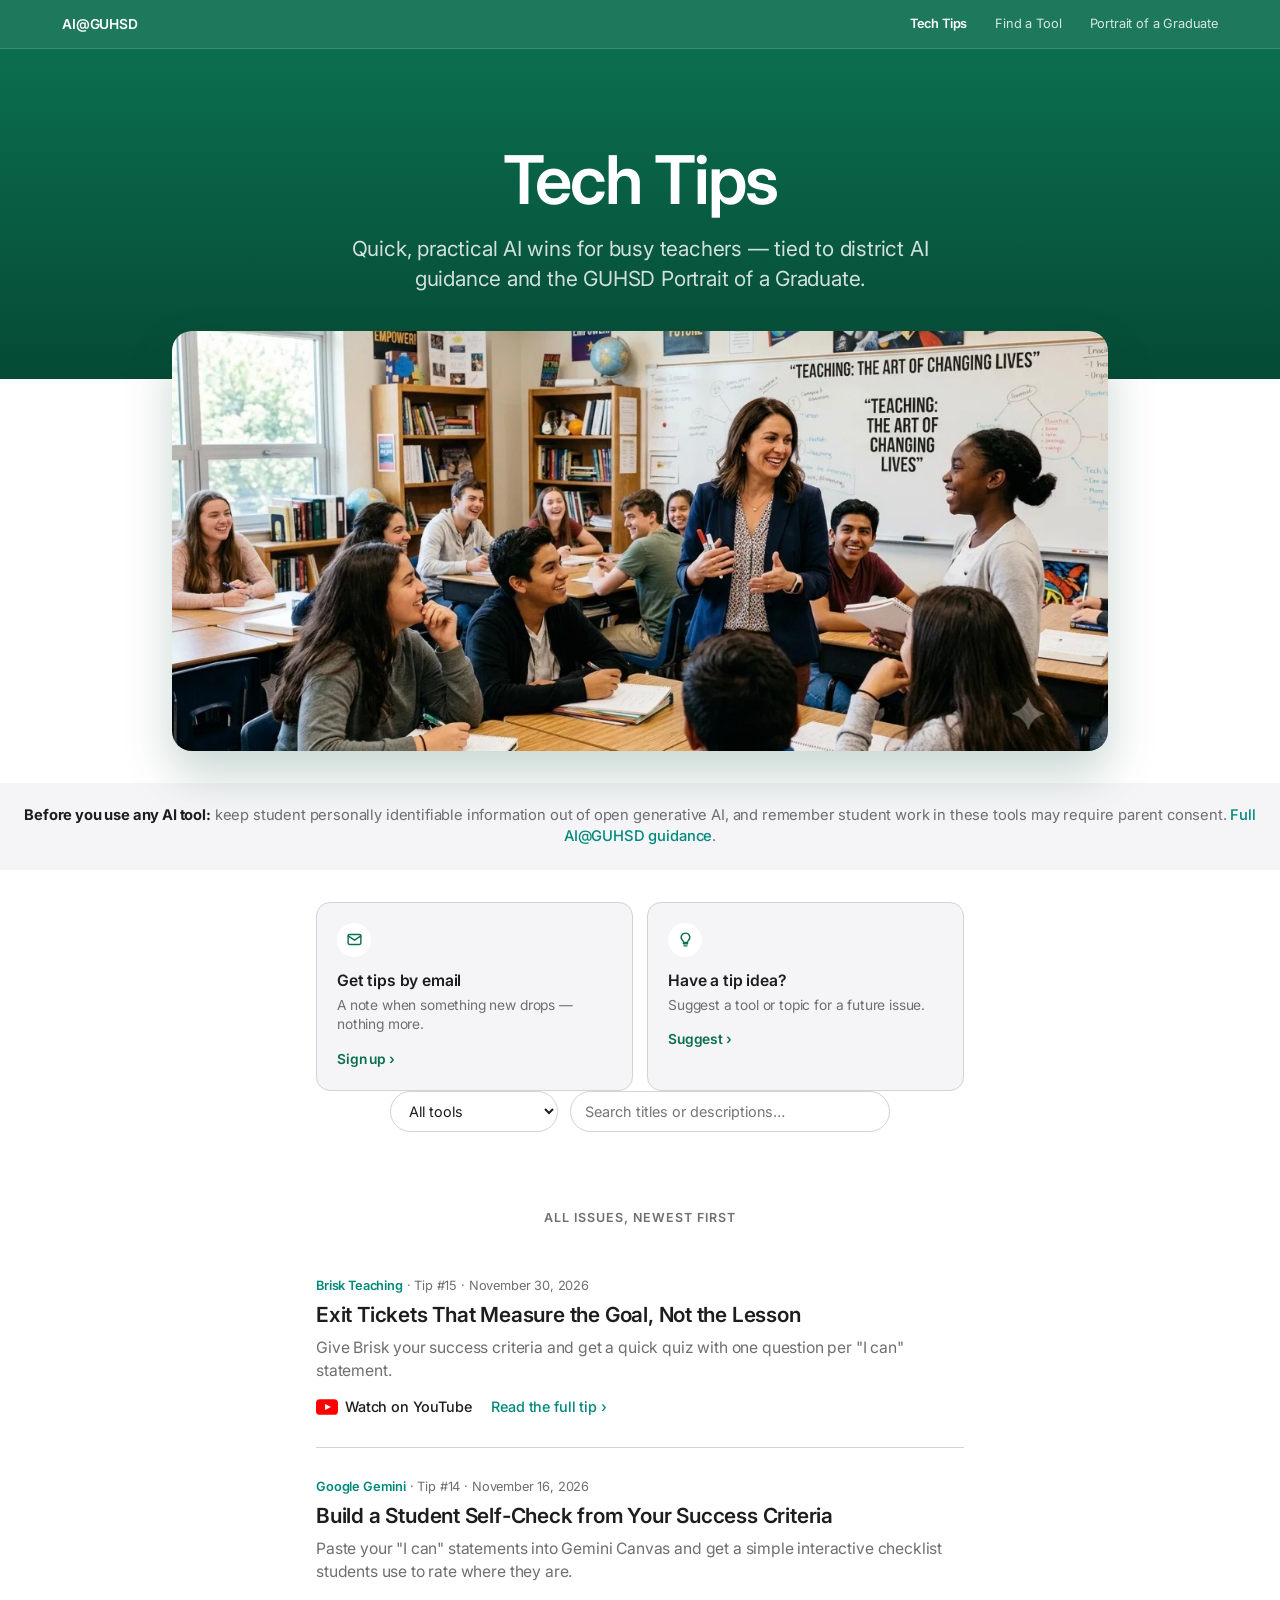
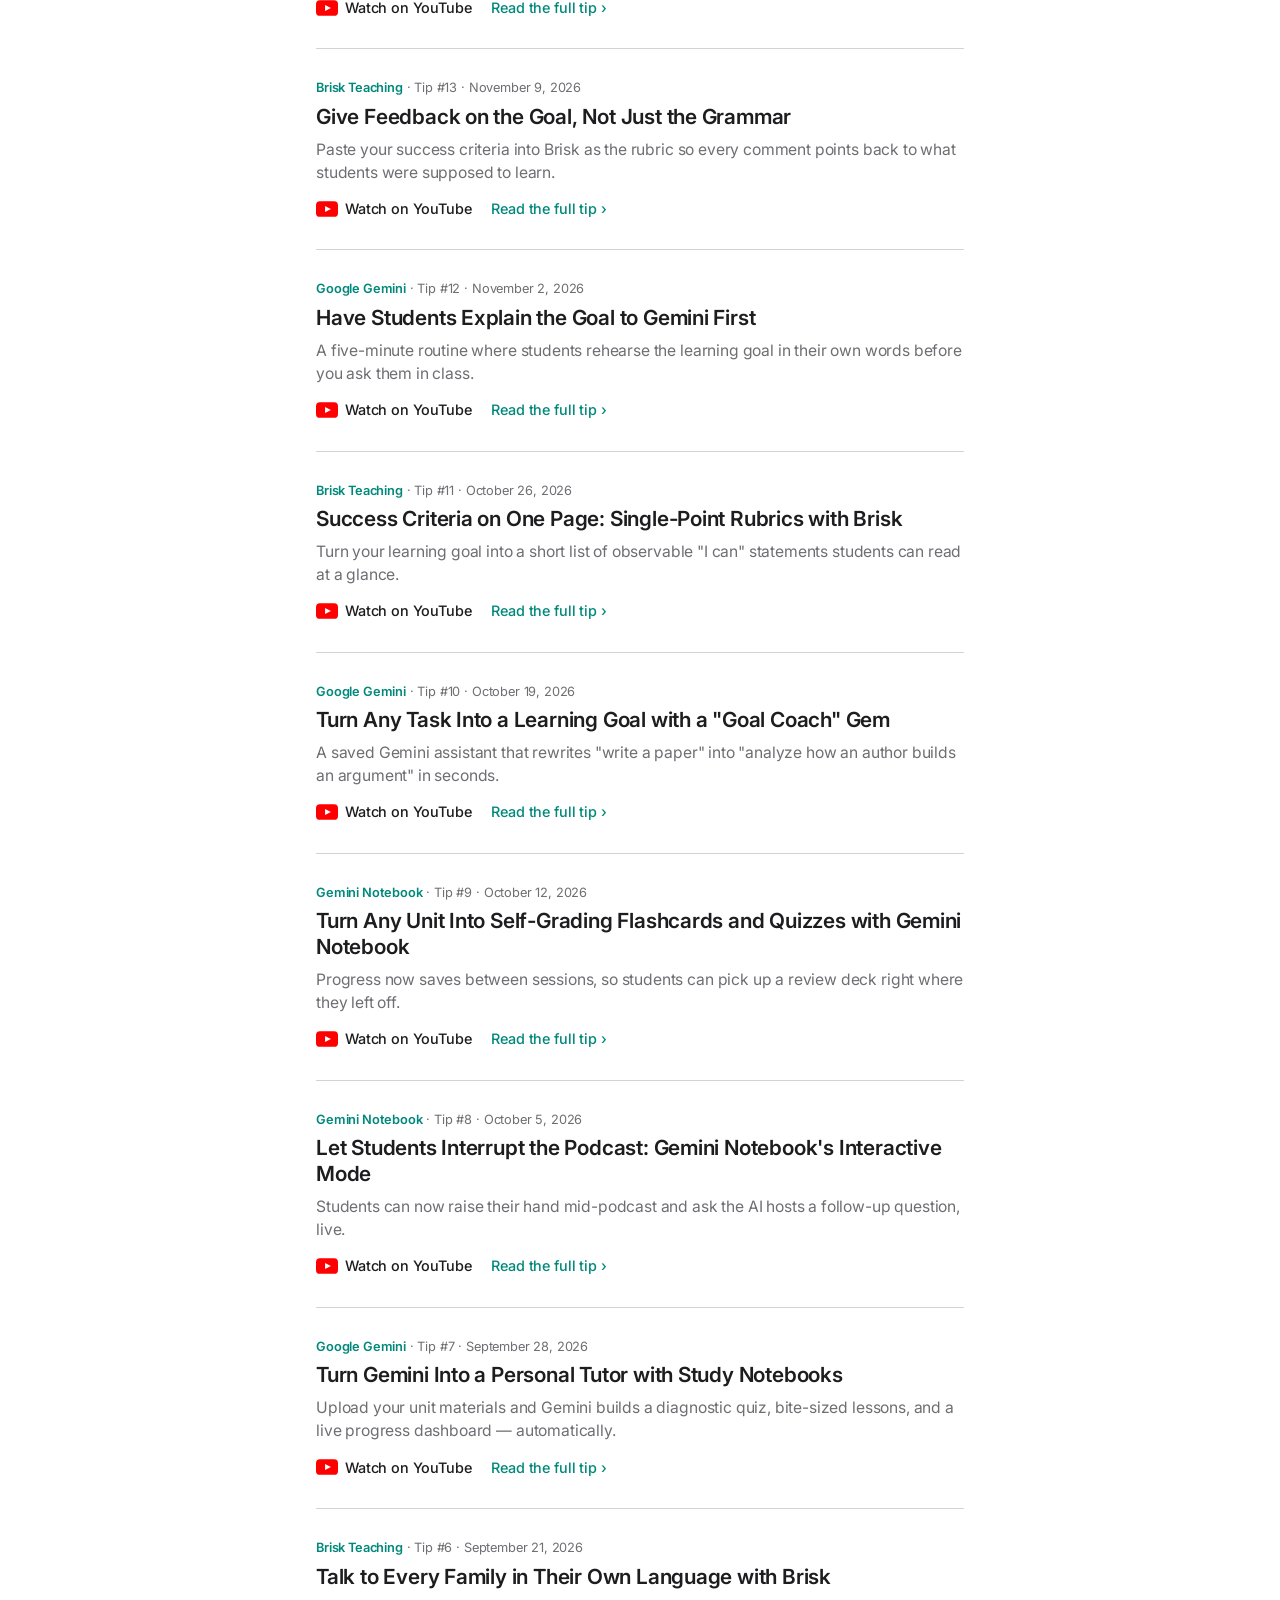
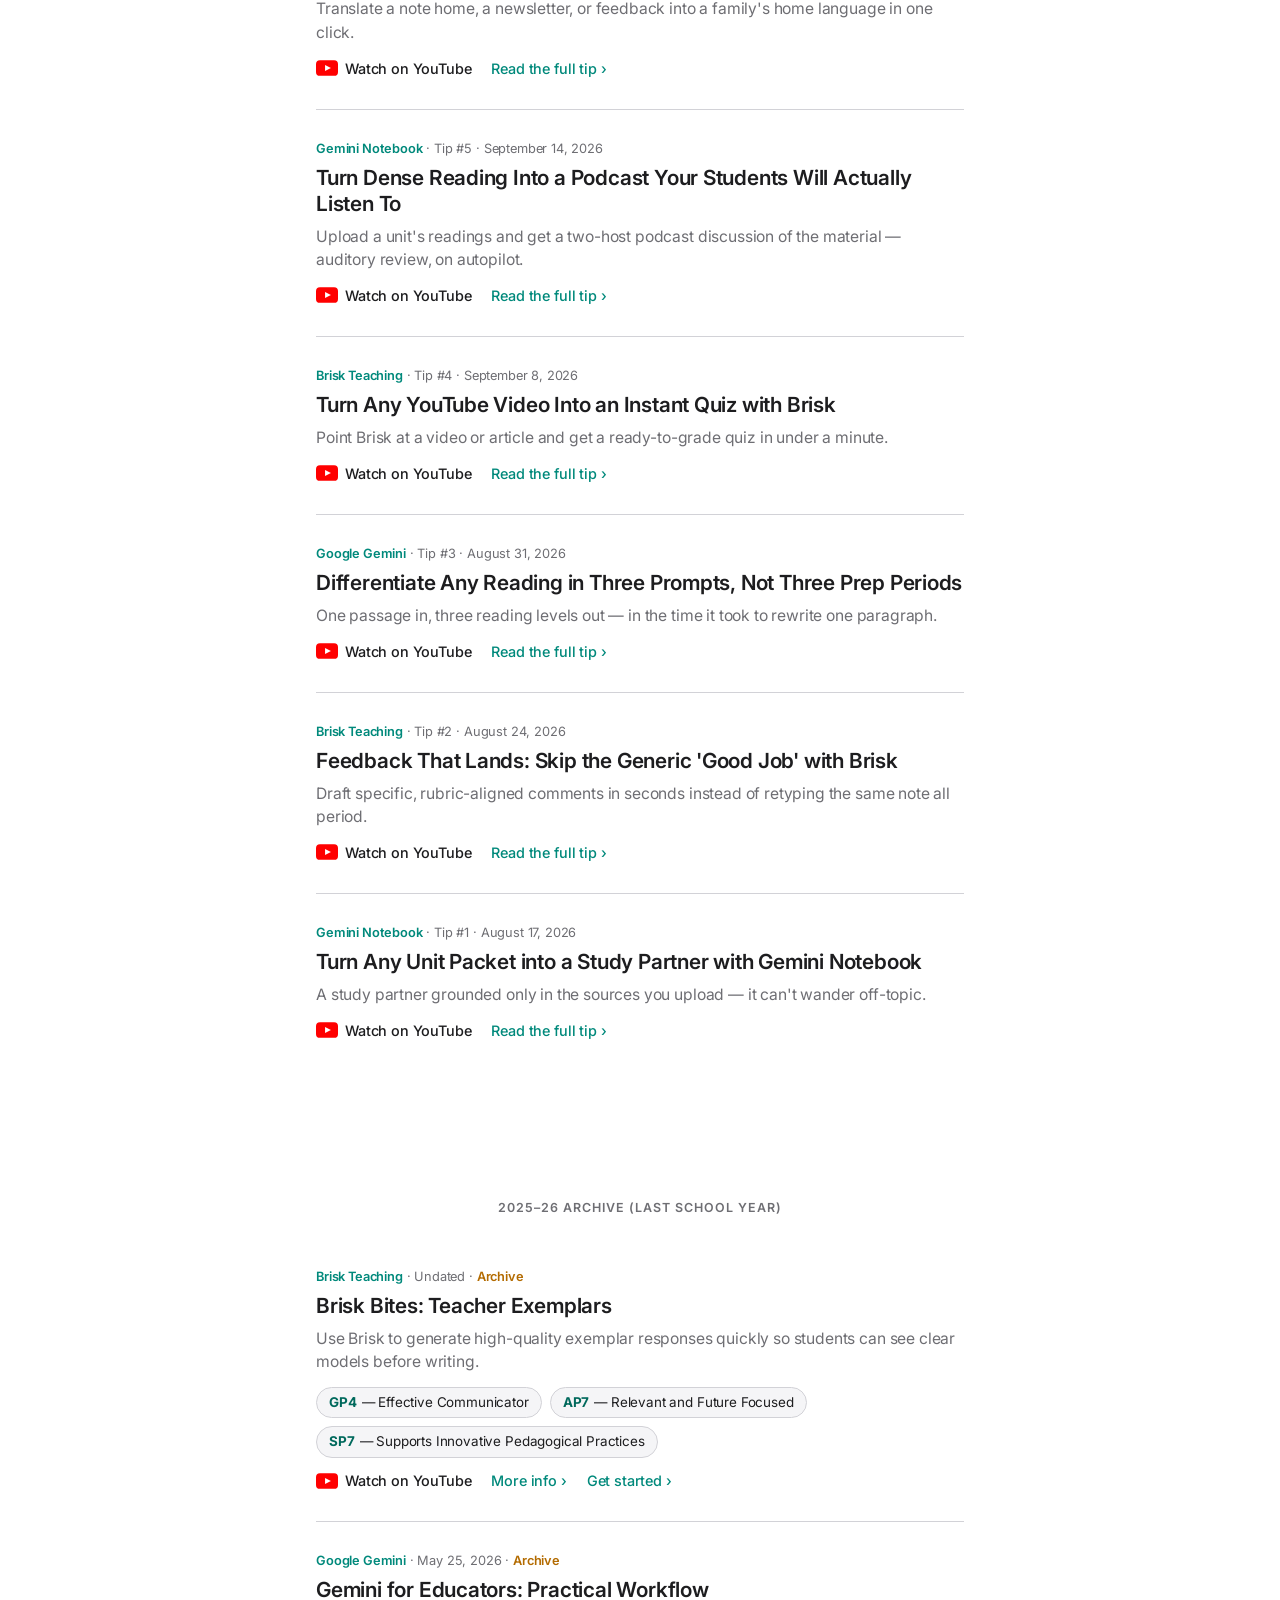
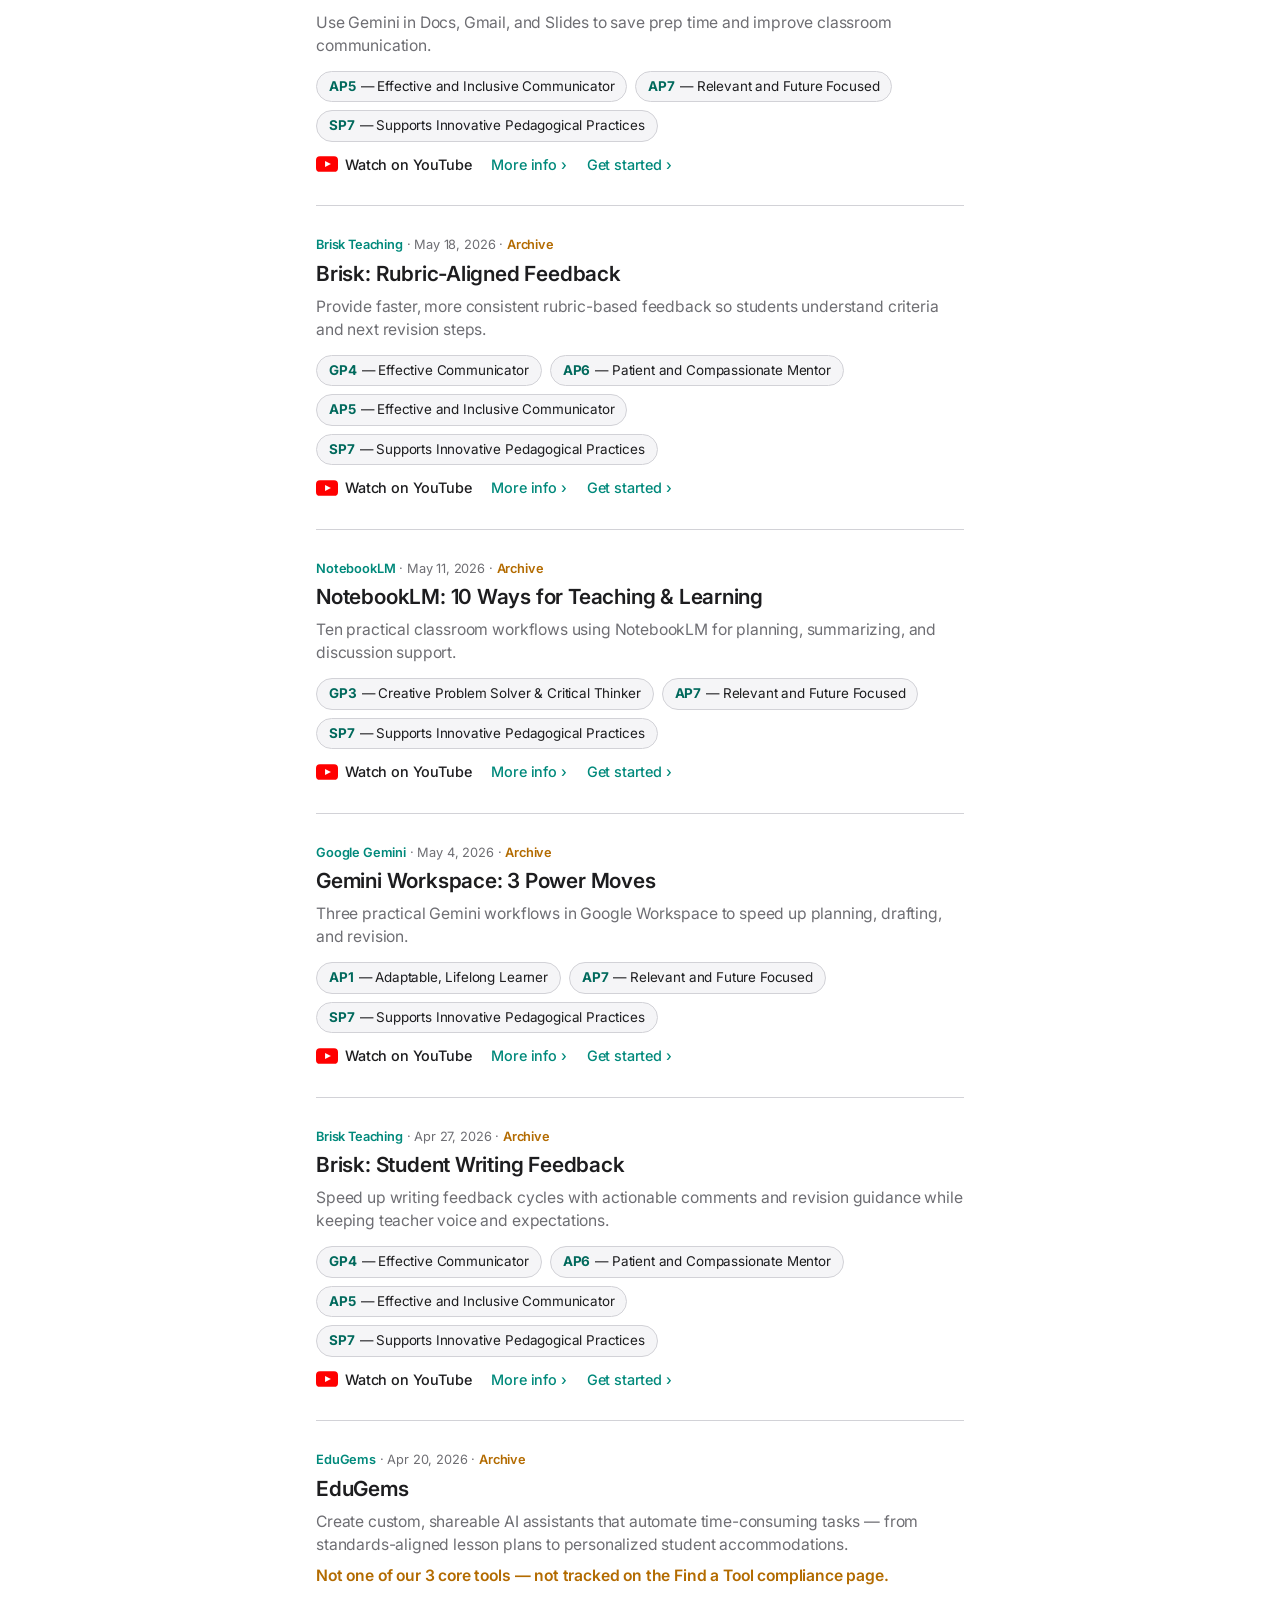
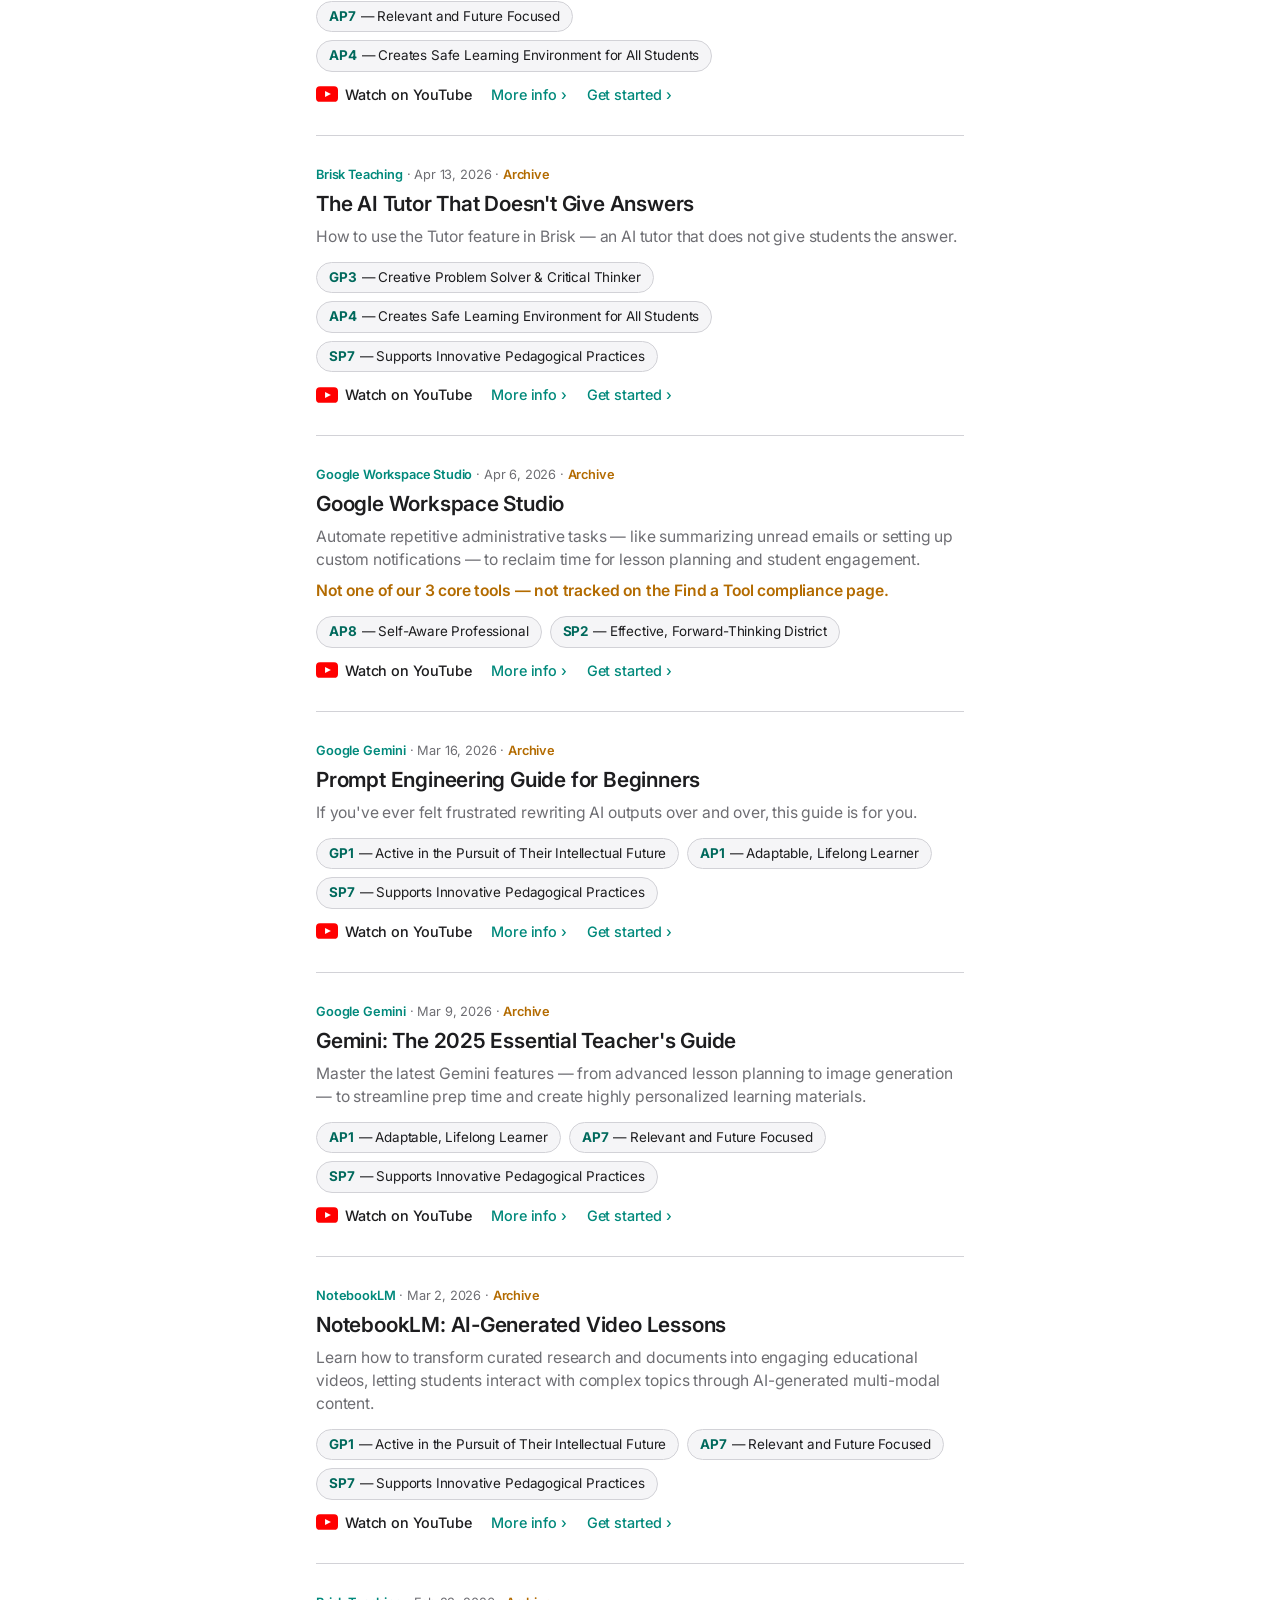
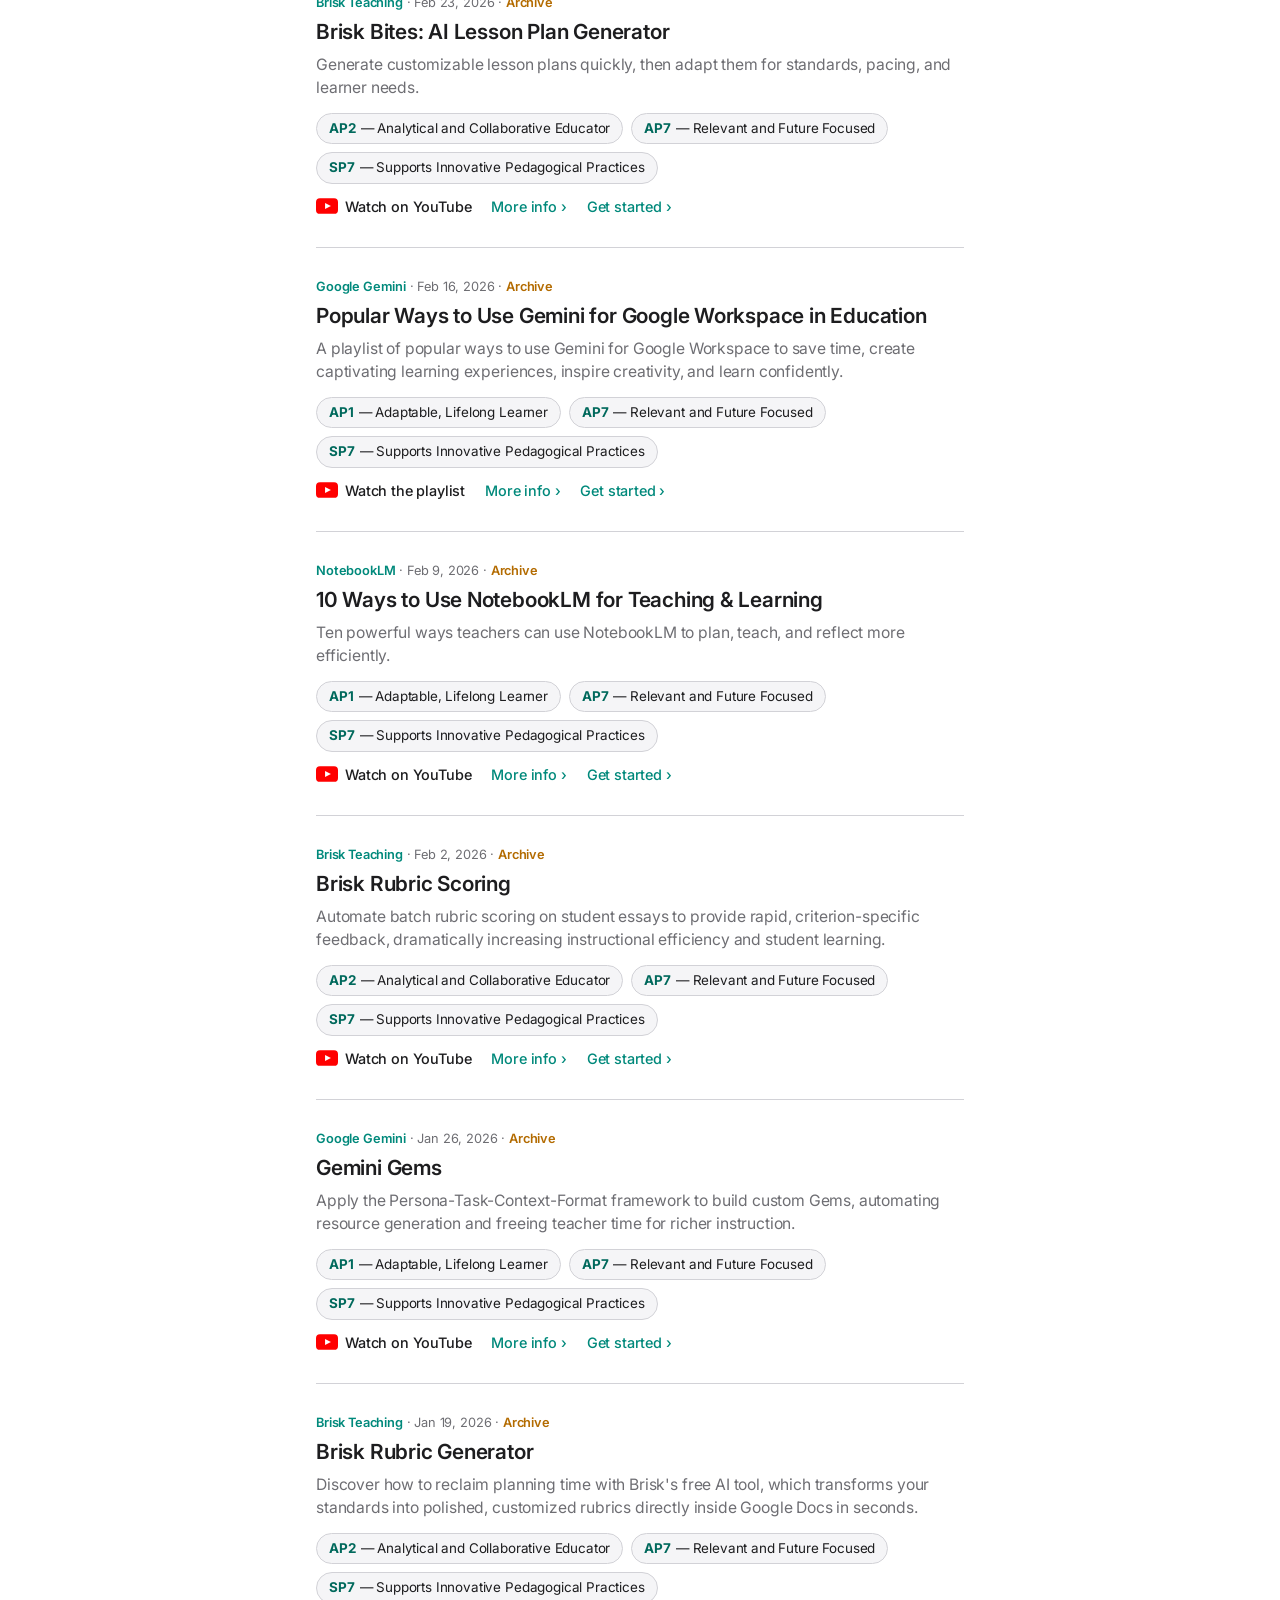
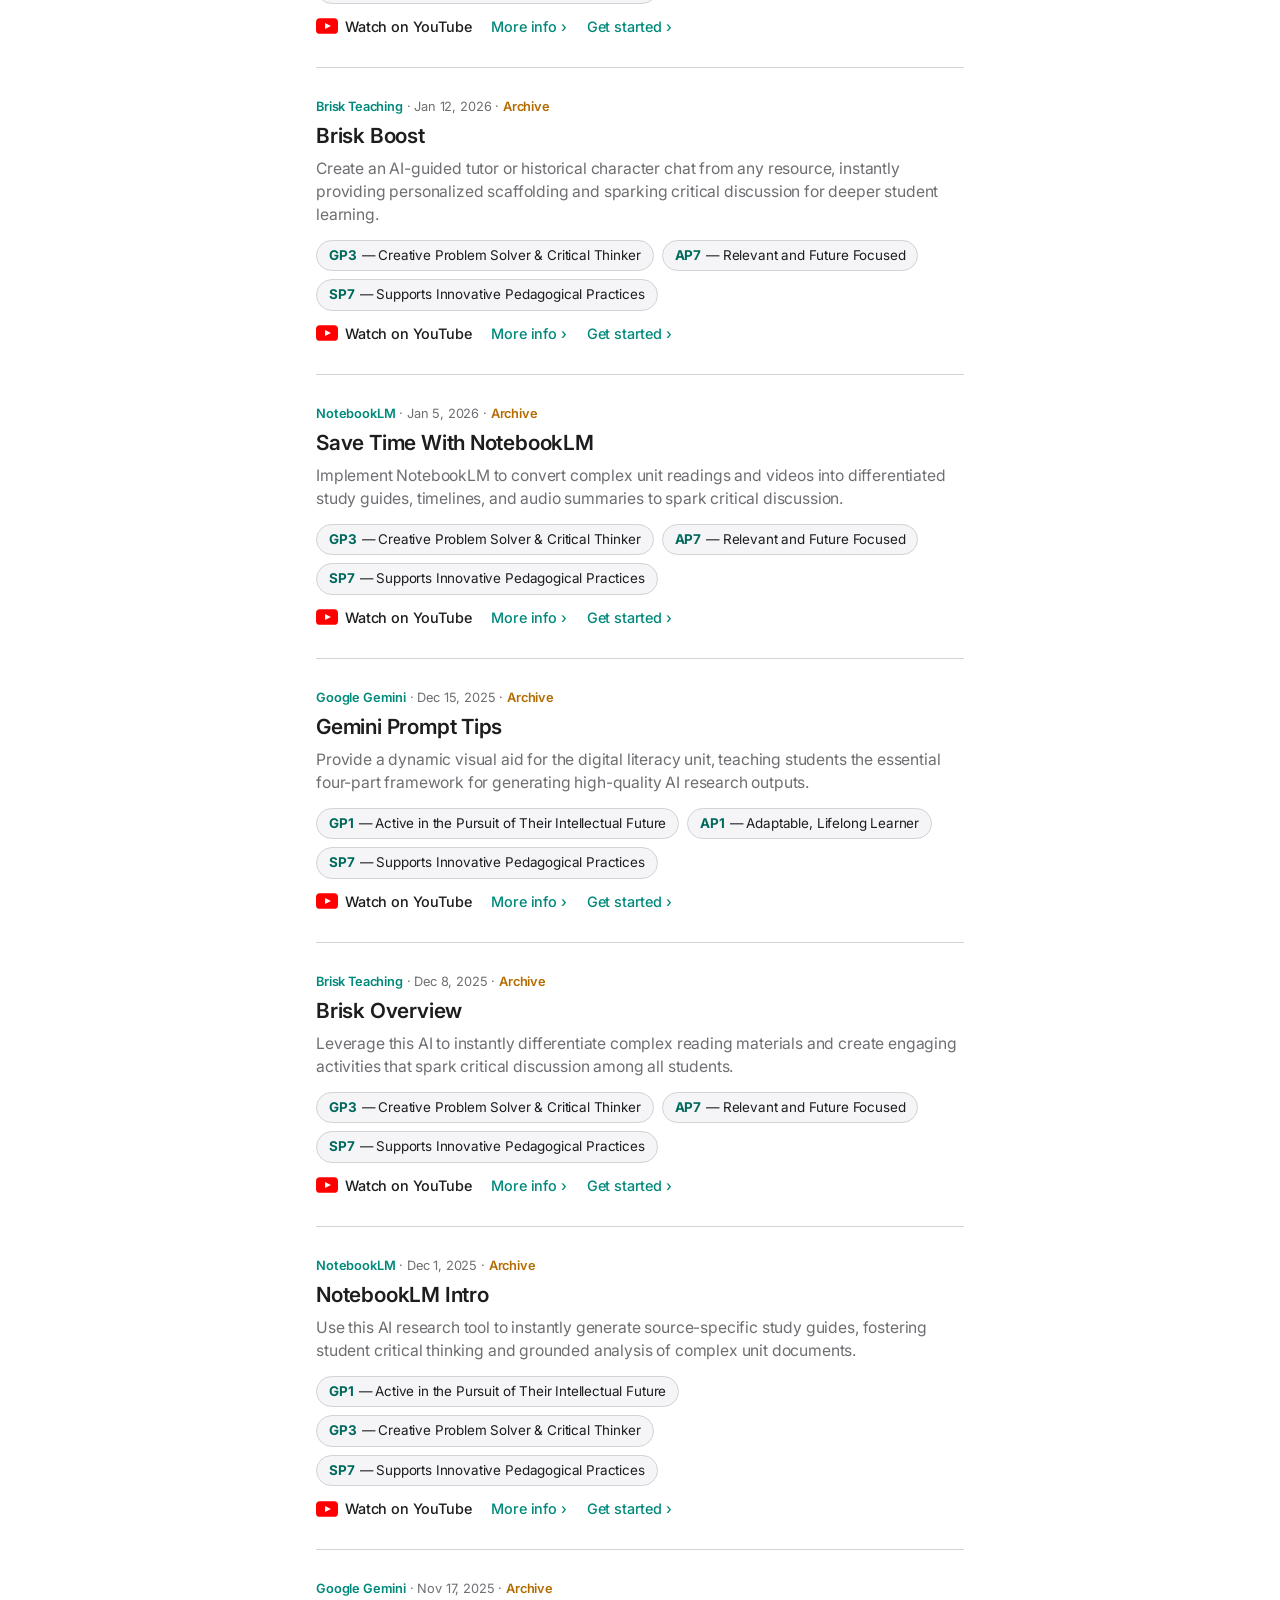
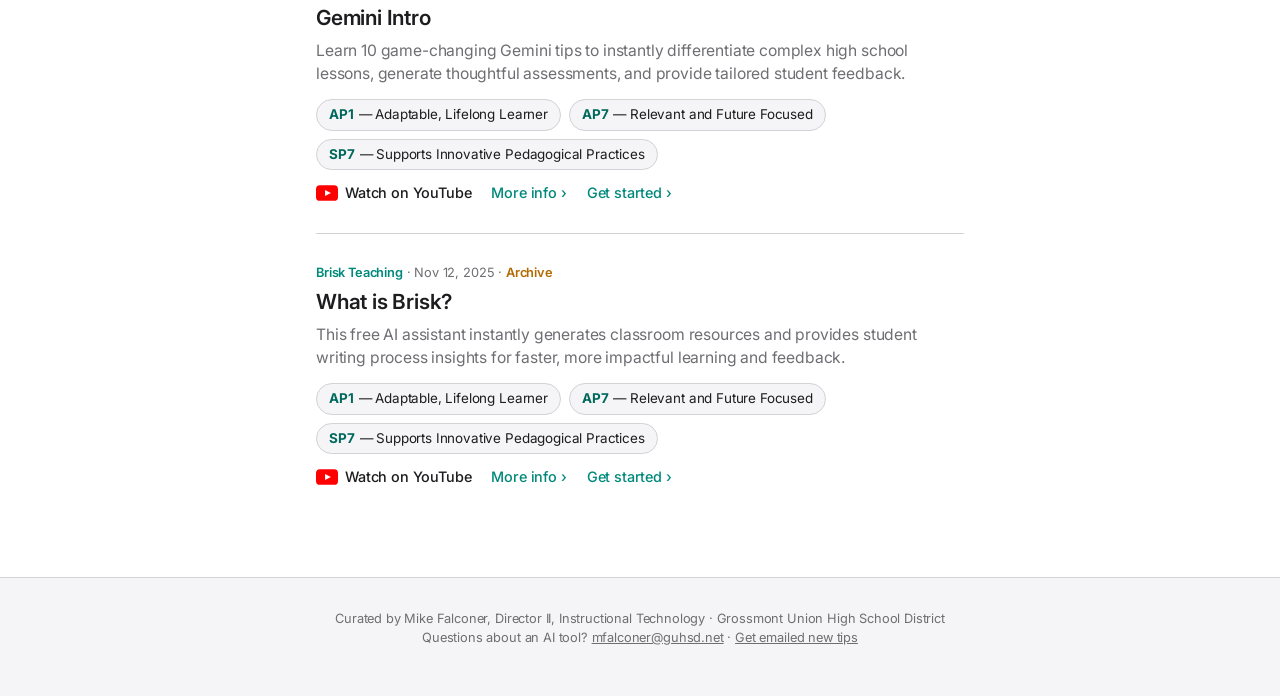
<file: index.html>
<!DOCTYPE html>
<html lang="en">
<head>
<meta charset="UTF-8">
<meta name="viewport" content="width=device-width, initial-scale=1.0">
<link rel="icon" type="image/svg+xml" href="favicon.svg">
<title>GUHSD Tech Tips</title>
<meta name="description" content="Weekly AI tech tips for GUHSD teachers — short videos, district AI guidance, and Portrait of a Graduate connections.">
<link rel="preconnect" href="https://fonts.googleapis.com">
<link href="https://fonts.googleapis.com/css2?family=Inter:wght@400;500;600;700&display=swap" rel="stylesheet">
<link rel="stylesheet" href="css/style.css">
</head>
<body>

<nav class="site-nav">
  <div class="site-nav-inner">
    <span class="site-nav-brand">AI@GUHSD</span>
    <div class="site-nav-links">
      <a href="index.html" aria-current="page">Tech Tips</a>
      <a href="tools.html">Find a Tool</a>
      <a href="portrait-of-a-graduate.html">Portrait of a Graduate</a>
    </div>
  </div>
</nav>

<header class="hero">
  <h1>Tech Tips</h1>
  <p>Quick, practical AI wins for busy teachers — tied to district AI guidance and the GUHSD Portrait of a Graduate.</p>
</header>

<div class="hero-image-wrap">
  <img class="hero-image"
       src="images/IMG_3896.jpeg"
       alt="A GUHSD teacher leading a lively discussion with high school students">
</div>

<div class="intro-banner">
  <strong>Before you use any AI tool:</strong> keep student personally identifiable information out of open generative AI, and remember student work in these tools may require parent consent.
  <a href="https://www.guhsd.net/Departments/Business-Services/Educational-Technology-Services/Application-Support/Artificial-Intelligence-AI/index.html" target="_blank" rel="noopener">Full AI@GUHSD guidance</a>.
</div>

<div class="callout-row">
  <a class="callout-card" href="https://docs.google.com/forms/d/e/1FAIpQLSflh2l3PXs2NGAHv6u-hGjKtv7XPMycD4LKFdD82O3FxRU_Rg/viewform?usp=publish-editor" target="_blank" rel="noopener">
    <div class="callout-icon">
      <svg viewBox="0 0 24 24" fill="none" stroke="currentColor" stroke-width="2" stroke-linecap="round" stroke-linejoin="round"><rect x="3" y="5" width="18" height="14" rx="2"/><path d="M3 7l9 6 9-6"/></svg>
    </div>
    <p class="callout-title">Get tips by email</p>
    <p class="callout-text">A note when something new drops — nothing more.</p>
    <span class="callout-cta">Sign up &rsaquo;</span>
  </a>

  <a class="callout-card" href="https://docs.google.com/forms/d/e/1FAIpQLSdqGmnZZopehRcXwUj5gQ9Hk9gUF6NpgJ4jmqcLdE-G4p8SUg/viewform?usp=header" target="_blank" rel="noopener">
    <div class="callout-icon">
      <svg viewBox="0 0 24 24" fill="none" stroke="currentColor" stroke-width="2" stroke-linecap="round" stroke-linejoin="round"><path d="M9 18h6"/><path d="M10 21h4"/><path d="M12 3a6 6 0 0 0-4 10.5c.6.6 1 1.4 1 2.5h6c0-1.1.4-1.9 1-2.5A6 6 0 0 0 12 3z"/></svg>
    </div>
    <p class="callout-title">Have a tip idea?</p>
    <p class="callout-text">Suggest a tool or topic for a future issue.</p>
    <span class="callout-cta">Suggest &rsaquo;</span>
  </a>
</div>

<div class="archive-controls">
  <select id="filter-tool" aria-label="Filter by AI tool">
    <option value="">All tools</option>
  </select>
  <input id="filter-search" type="search" placeholder="Search titles or descriptions…" aria-label="Search tips">
</div>

<p class="section-eyebrow">All issues, newest first</p>
<div id="archive-issues">
  <p class="empty-state">Loading tips…</p>
</div>

<div id="legacy-section">
  <p class="section-eyebrow">2025–26 archive (last school year)</p>
  <div id="legacy-issues">
    <p class="empty-state">Loading tips…</p>
  </div>
</div>

<footer class="site-footer">
  Curated by Mike Falconer, Director II, Instructional Technology · Grossmont Union High School District<br>
  Questions about an AI tool? <a href="mailto:mfalconer@guhsd.net">mfalconer@guhsd.net</a> ·
  <a href="https://docs.google.com/forms/d/e/1FAIpQLSflh2l3PXs2NGAHv6u-hGjKtv7XPMycD4LKFdD82O3FxRU_Rg/viewform?usp=publish-editor" target="_blank" rel="noopener">Get emailed new tips</a>
</footer>

<script src="js/app.js?v=4"></script>
</body>
</html>
</file>
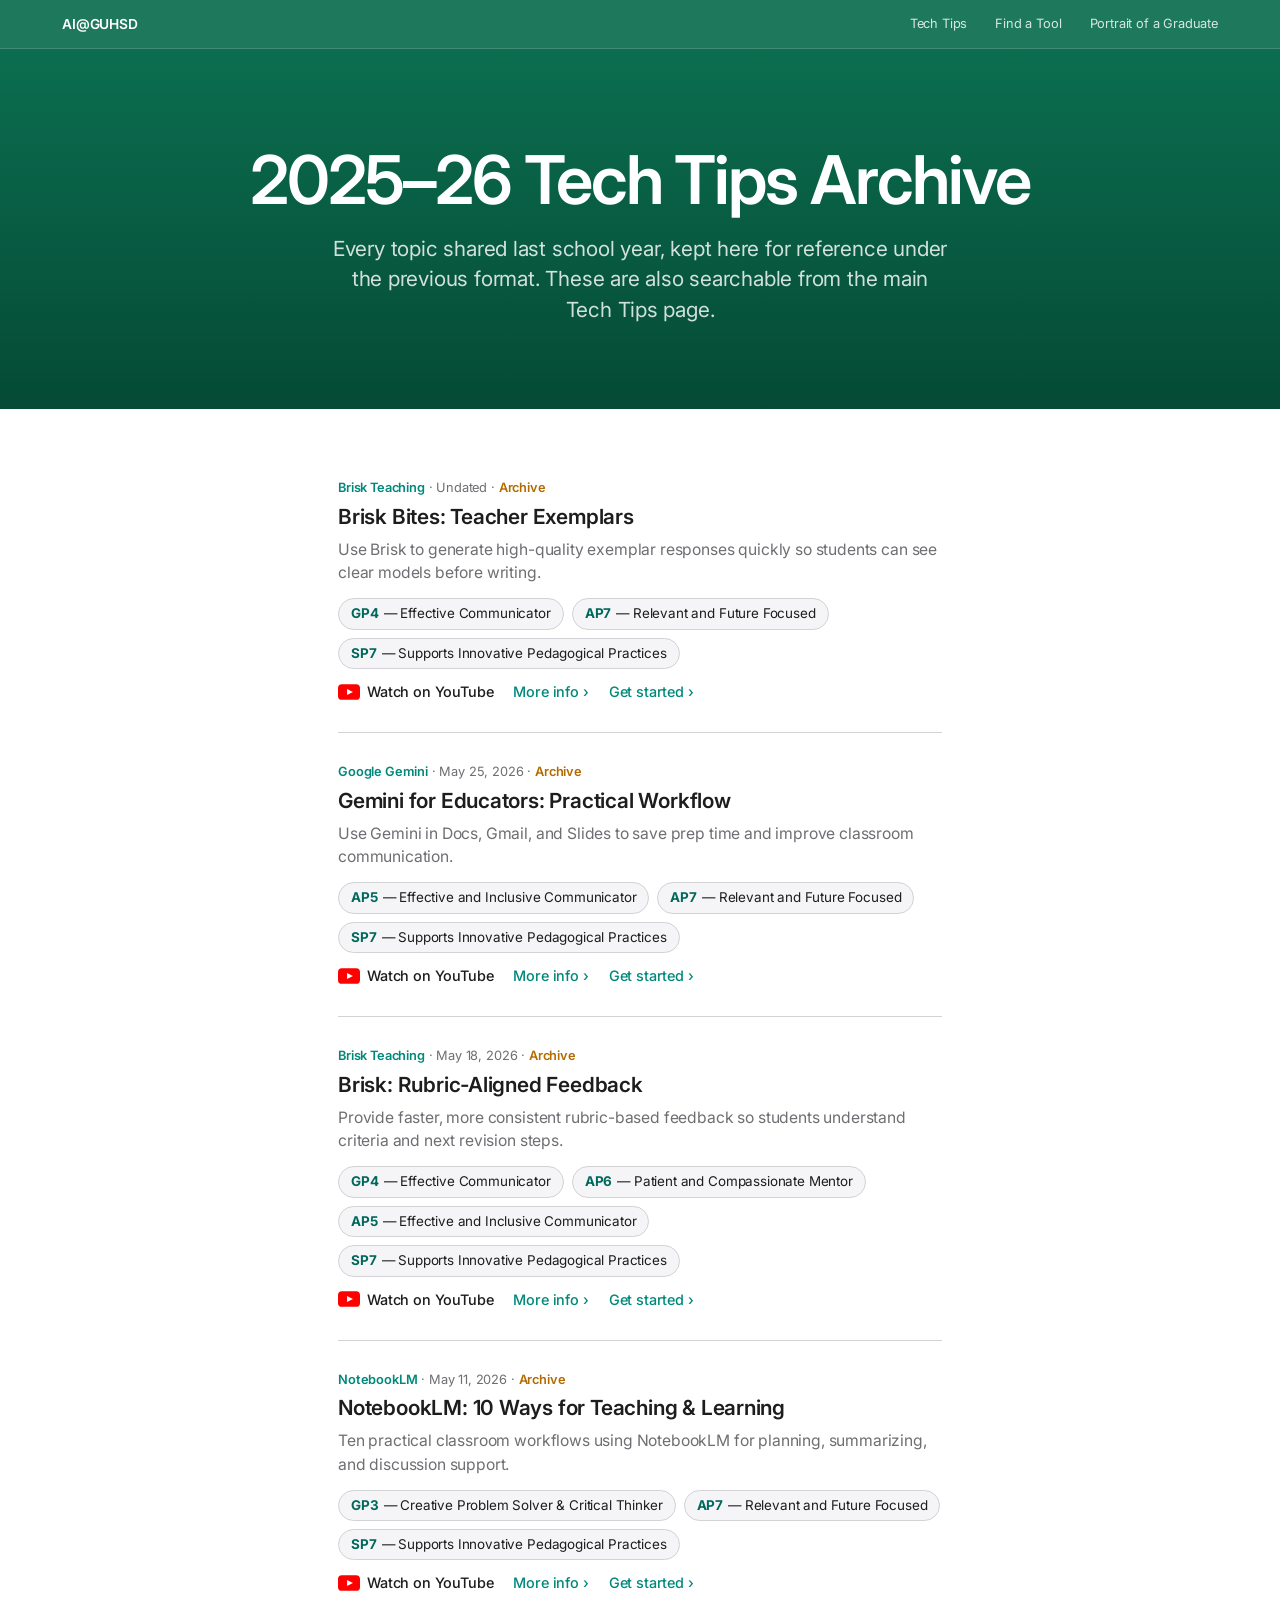
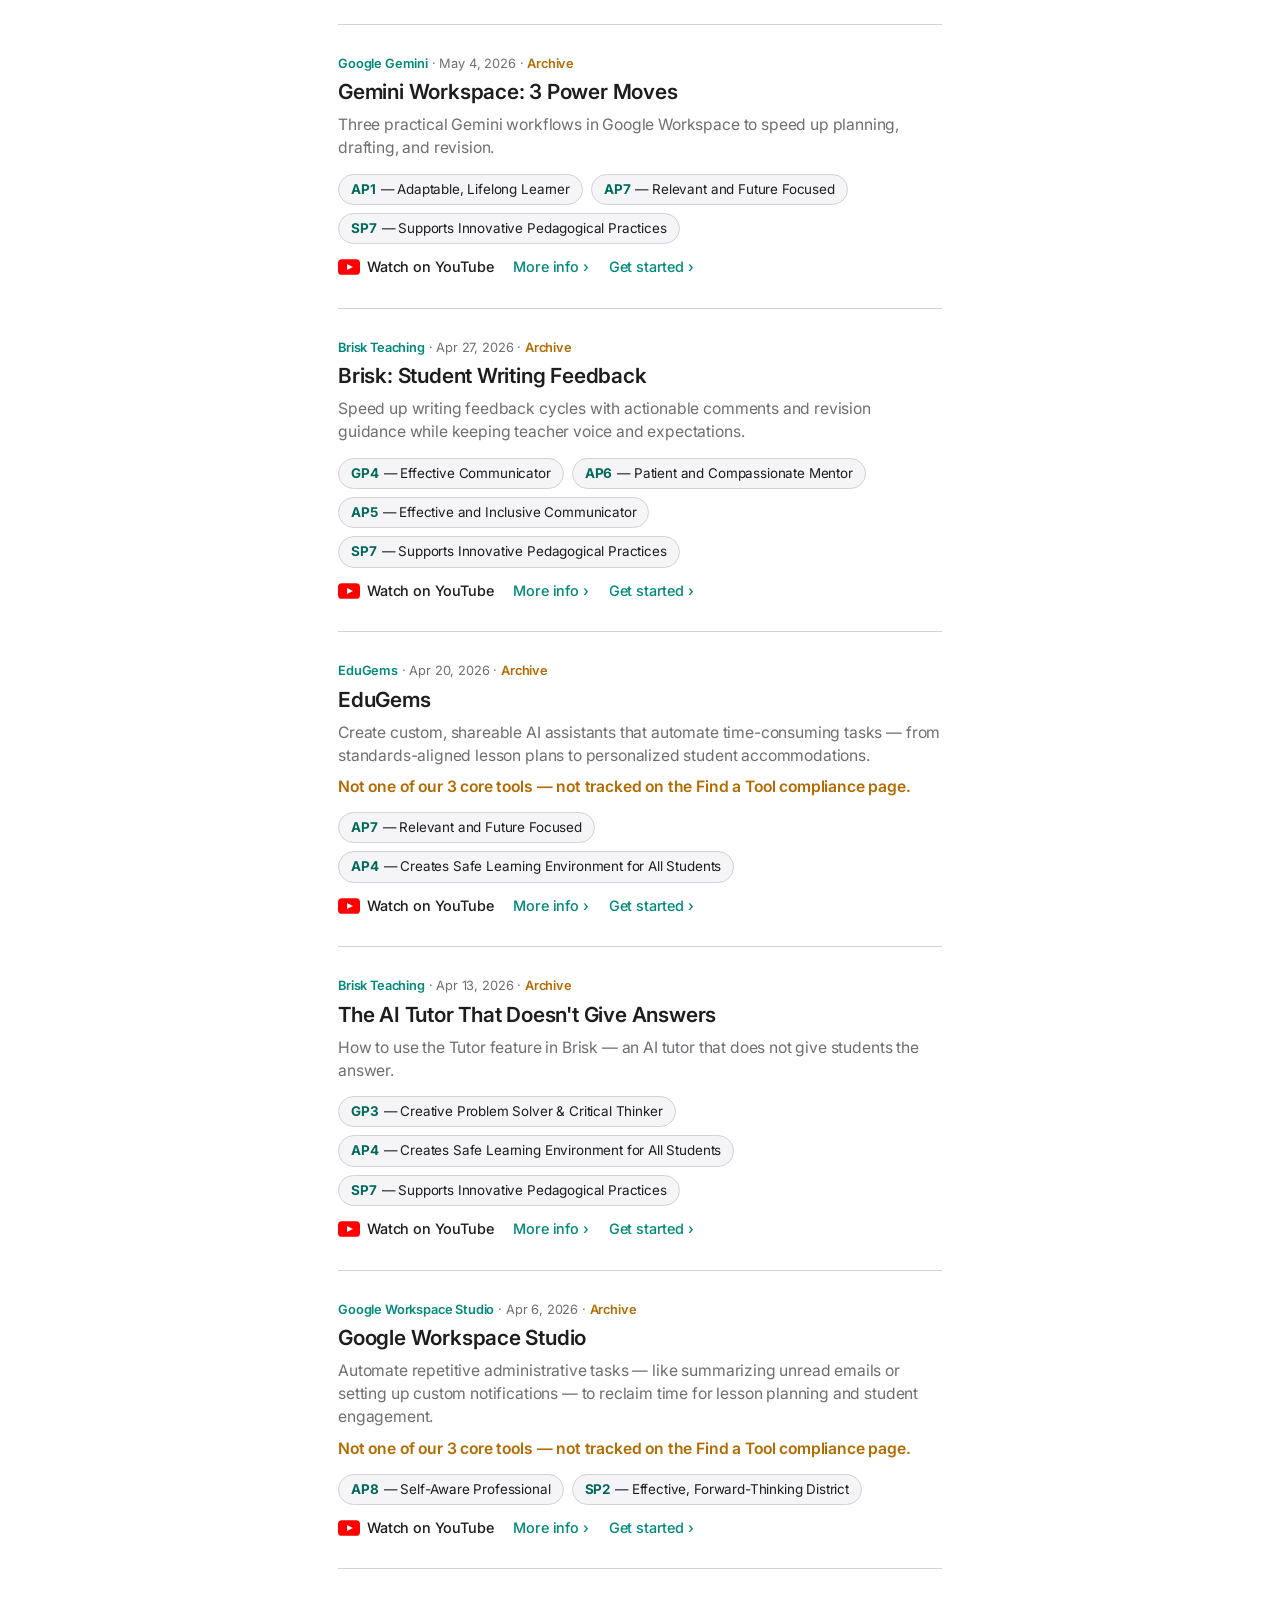
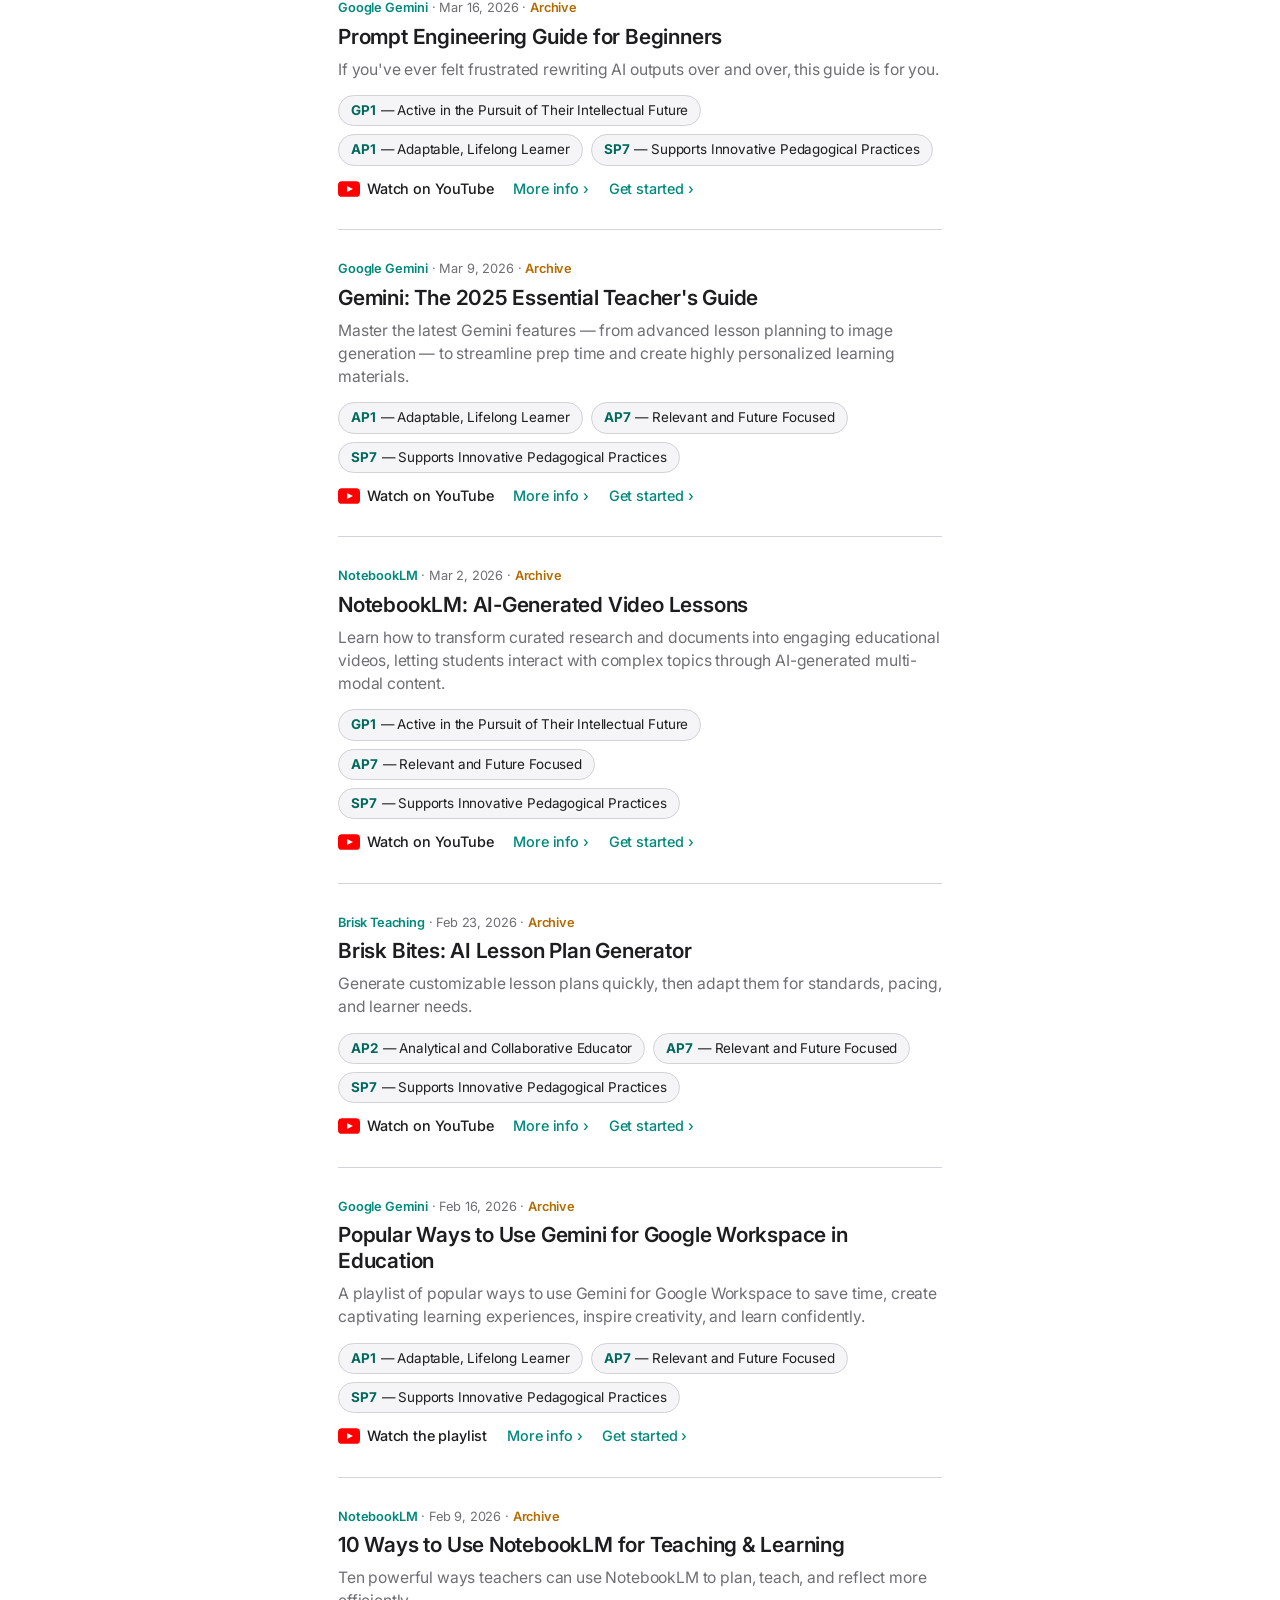
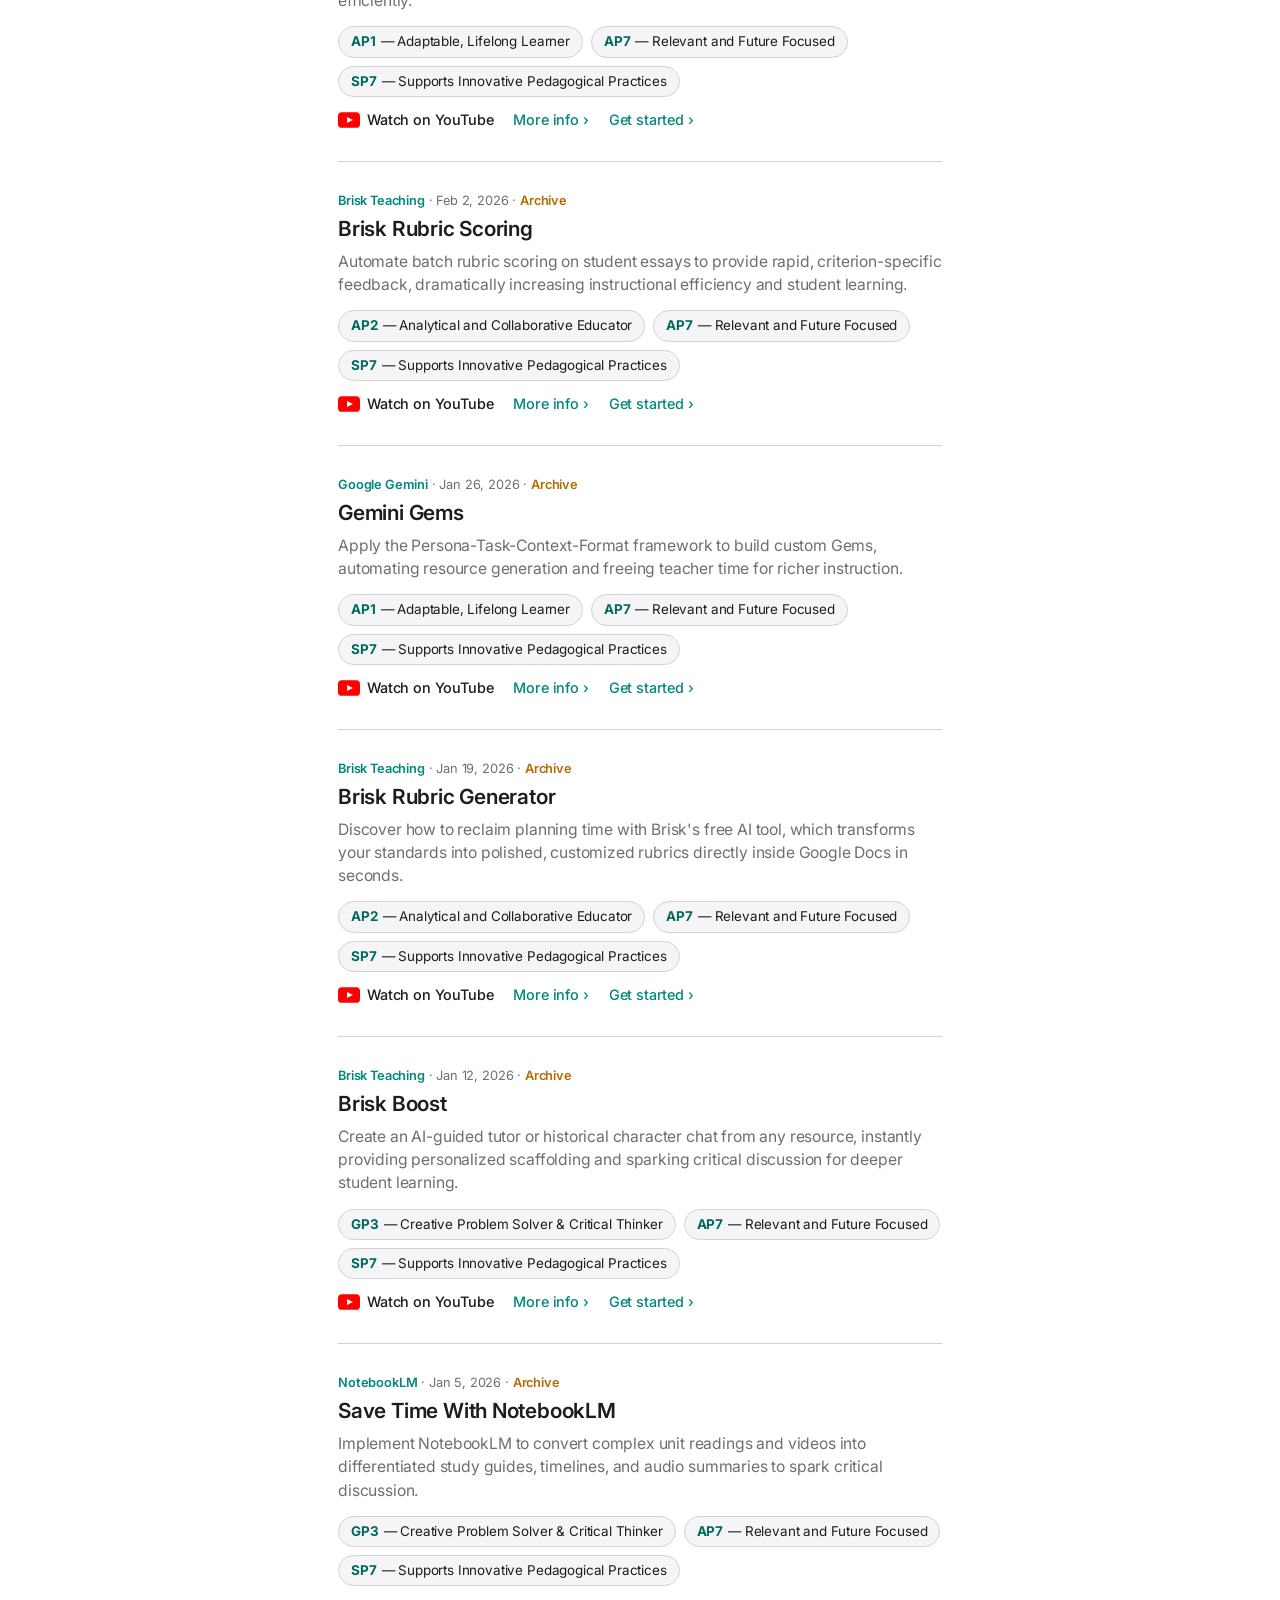
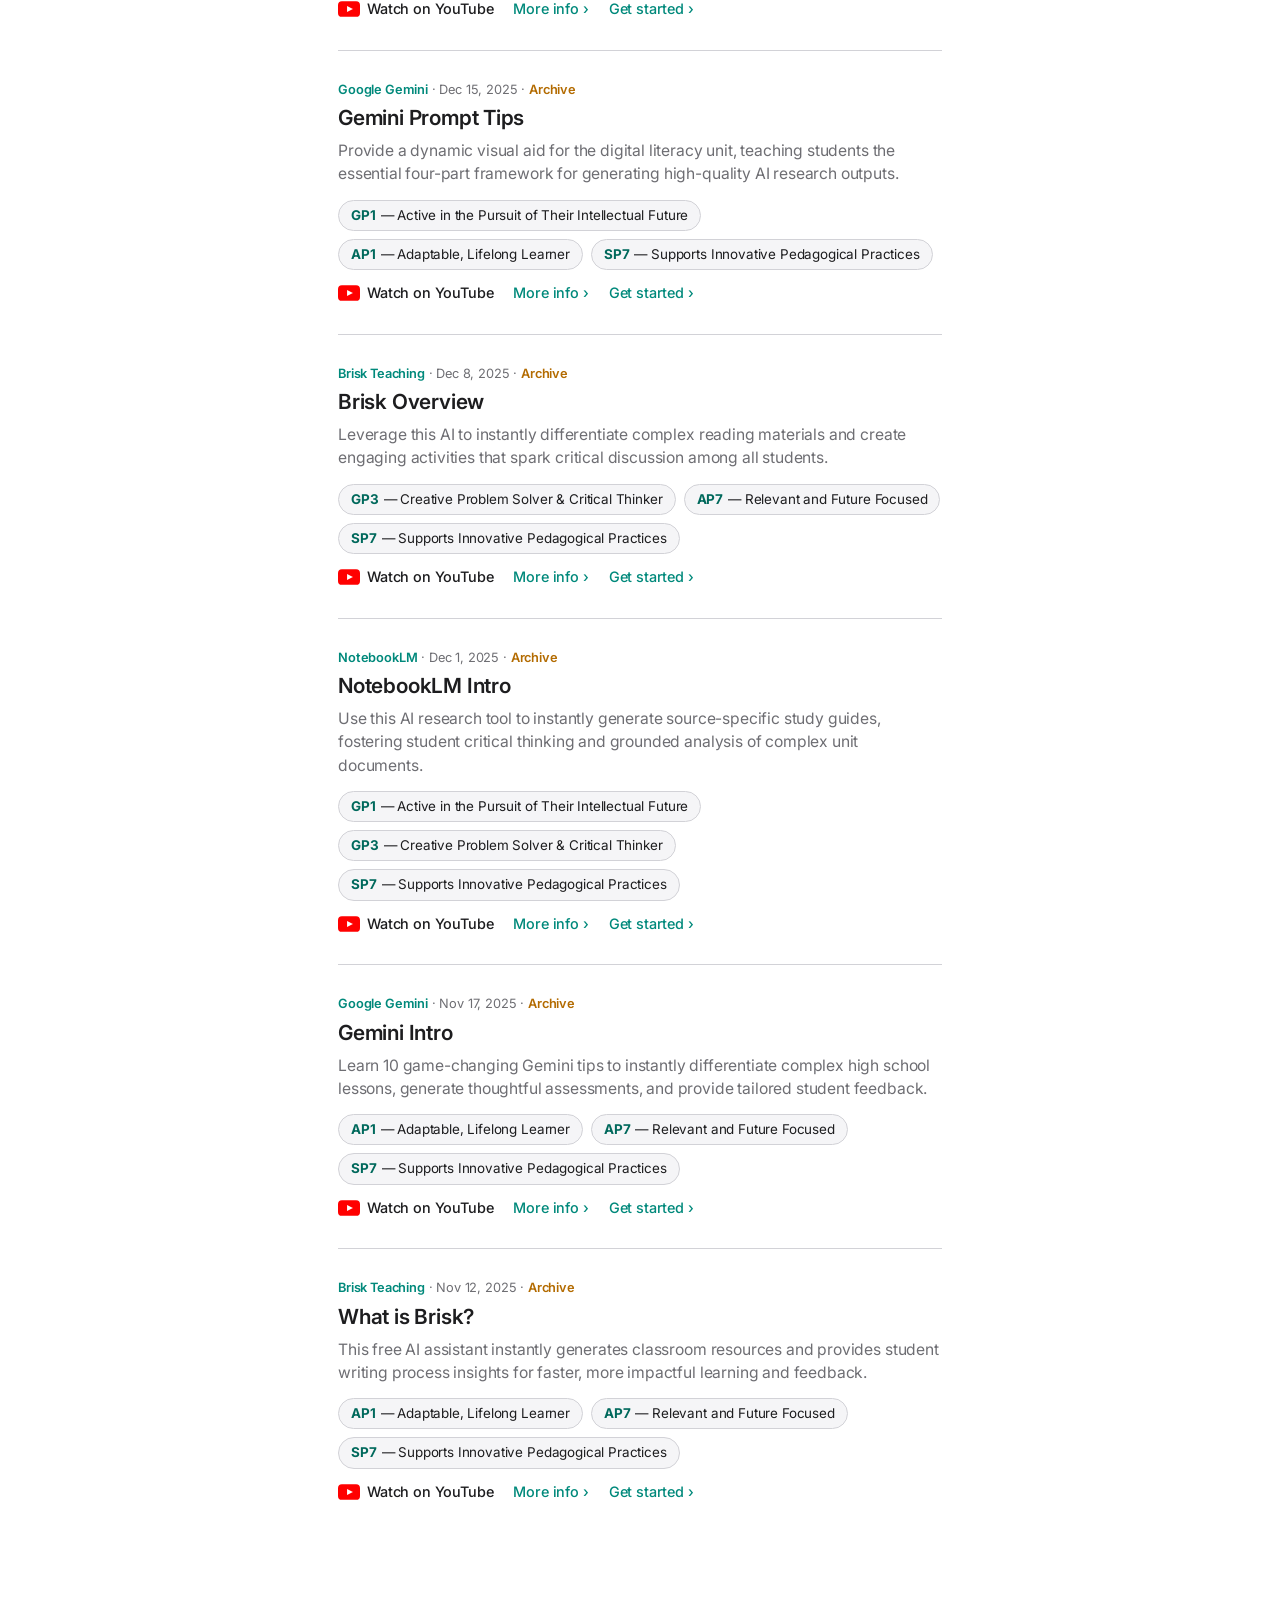
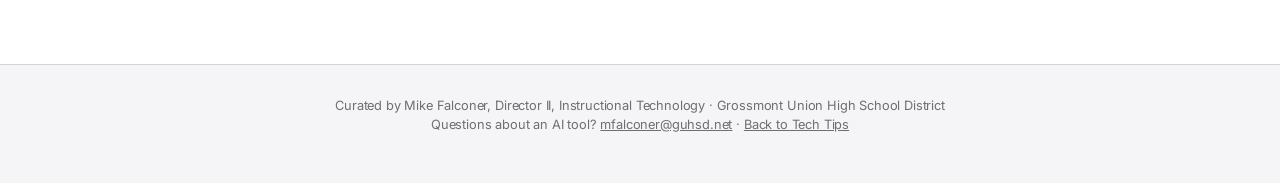
<file: 2025-26-archive.html>
<!DOCTYPE html>
<html lang="en">
<head>
<meta charset="UTF-8">
<meta name="viewport" content="width=device-width, initial-scale=1.0">
<link rel="icon" type="image/svg+xml" href="favicon.svg">
<title>2025–26 Archive — GUHSD Tech Tips</title>
<meta name="description" content="Last school year's AI tech tips for GUHSD teachers, archived for reference.">
<link rel="preconnect" href="https://fonts.googleapis.com">
<link href="https://fonts.googleapis.com/css2?family=Inter:wght@400;500;600;700&display=swap" rel="stylesheet">
<link rel="stylesheet" href="css/style.css">
</head>
<body>

<nav class="site-nav">
  <div class="site-nav-inner">
    <span class="site-nav-brand">AI@GUHSD</span>
    <div class="site-nav-links">
      <a href="index.html">Tech Tips</a>
      <a href="tools.html">Find a Tool</a>
      <a href="portrait-of-a-graduate.html">Portrait of a Graduate</a>
    </div>
  </div>
</nav>

<header class="hero">
  <h1>2025–26 Tech Tips Archive</h1>
  <p>Every topic shared last school year, kept here for reference under the previous format. These are also searchable from the main Tech Tips page.</p>
</header>

<div class="finder-section" style="padding-top:40px;">
  <div id="legacy-archive-issues">
    <p class="empty-state">Loading…</p>
  </div>
</div>

<footer class="site-footer">
  Curated by Mike Falconer, Director II, Instructional Technology · Grossmont Union High School District<br>
  Questions about an AI tool? <a href="mailto:mfalconer@guhsd.net">mfalconer@guhsd.net</a> ·
  <a href="index.html">Back to Tech Tips</a>
</footer>

<script src="js/app.js?v=4"></script>
</body>
</html>
</file>
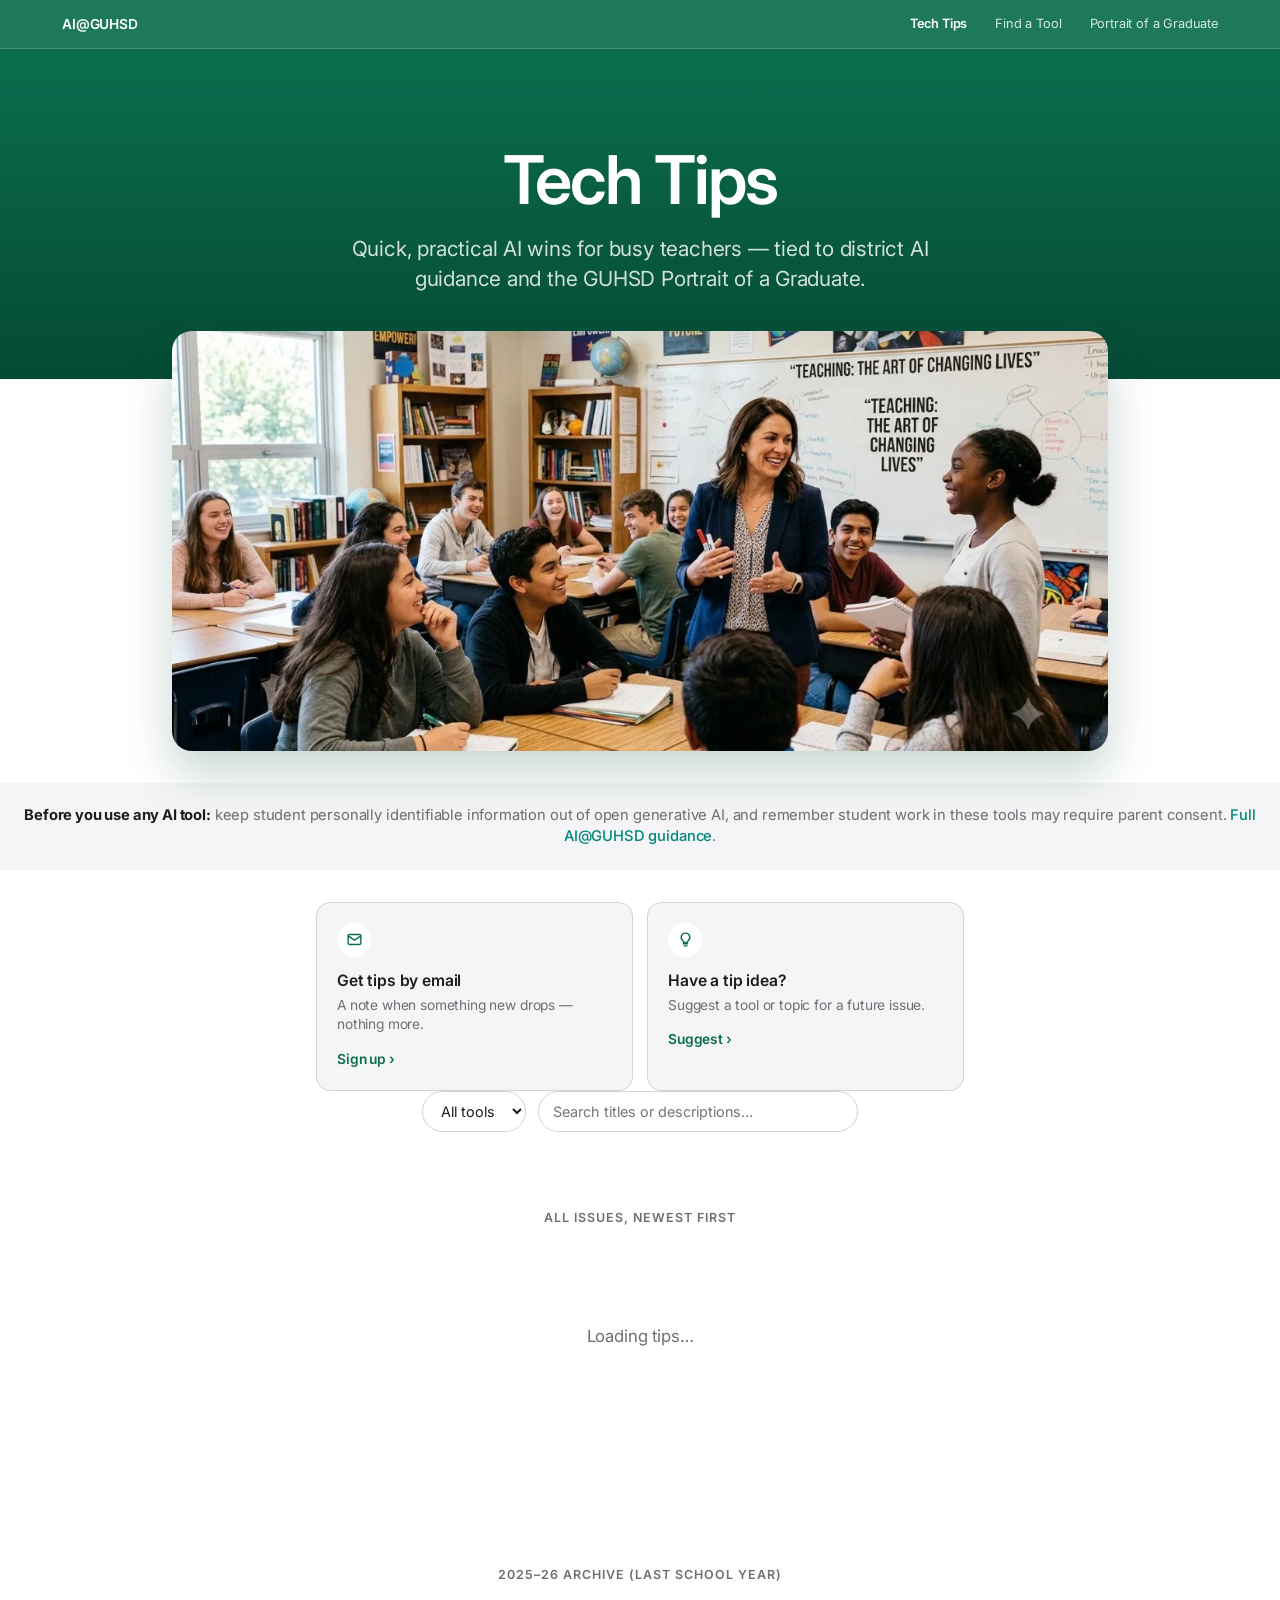
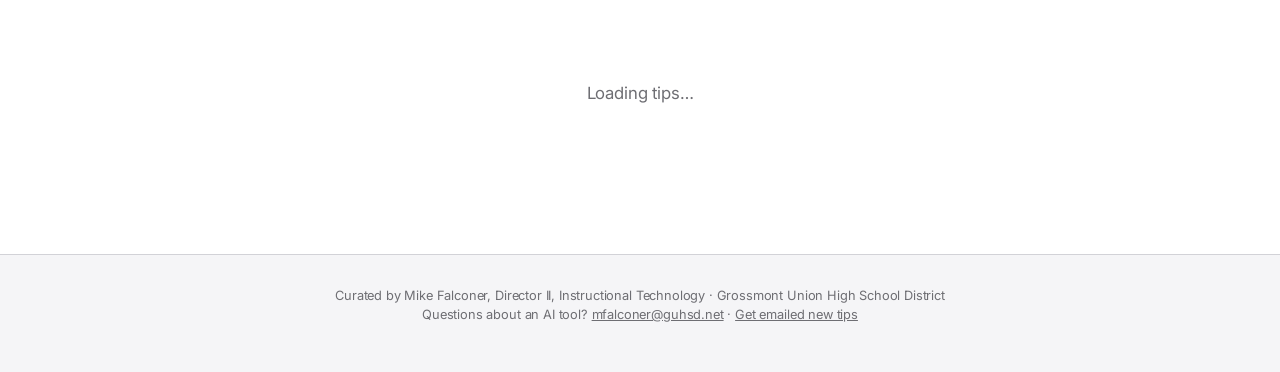
<file: archive.html>
<!DOCTYPE html>
<html lang="en">
<head>
<meta charset="UTF-8">
<meta http-equiv="refresh" content="0; url=index.html">
<link rel="canonical" href="index.html">
<title>GUHSD Weekly Tech Tips</title>
</head>
<body>
<p>This page has moved. <a href="index.html">Go to Weekly Tech Tips</a>.</p>
</body>
</html>
</file>
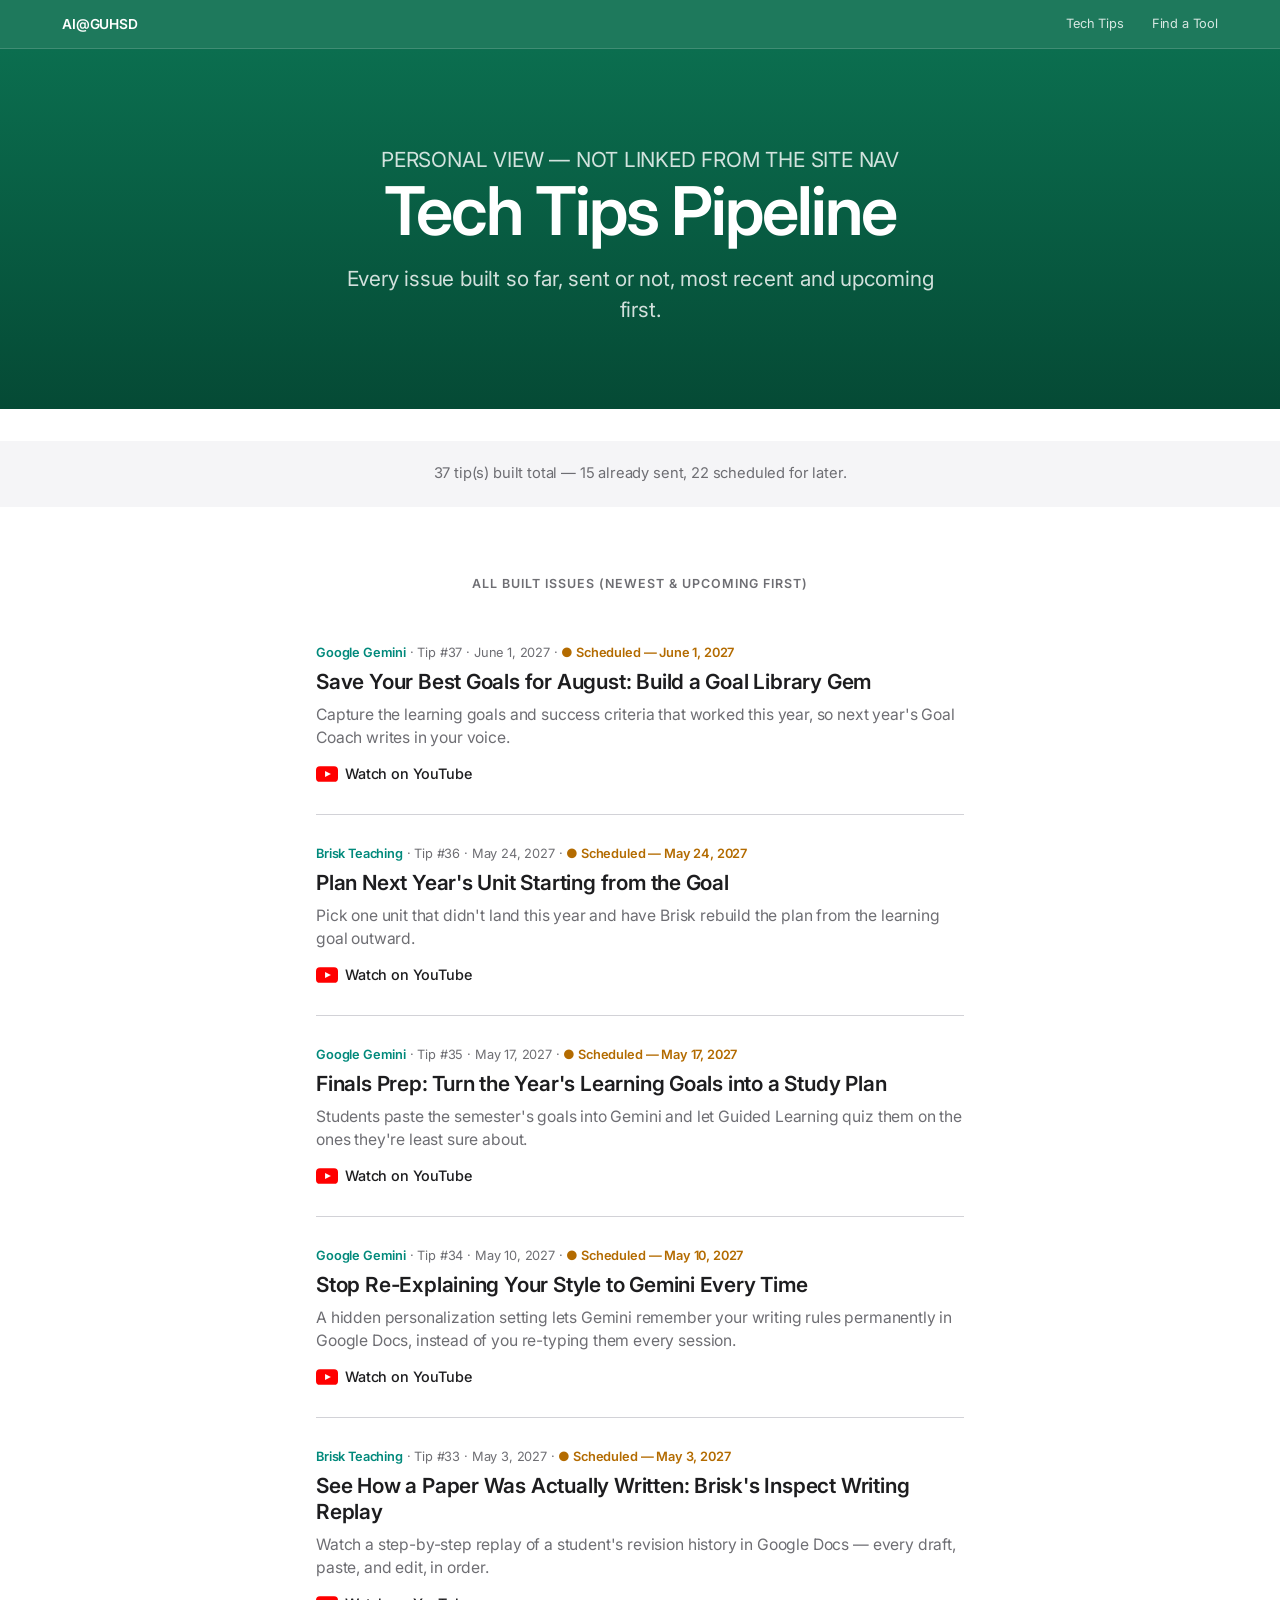
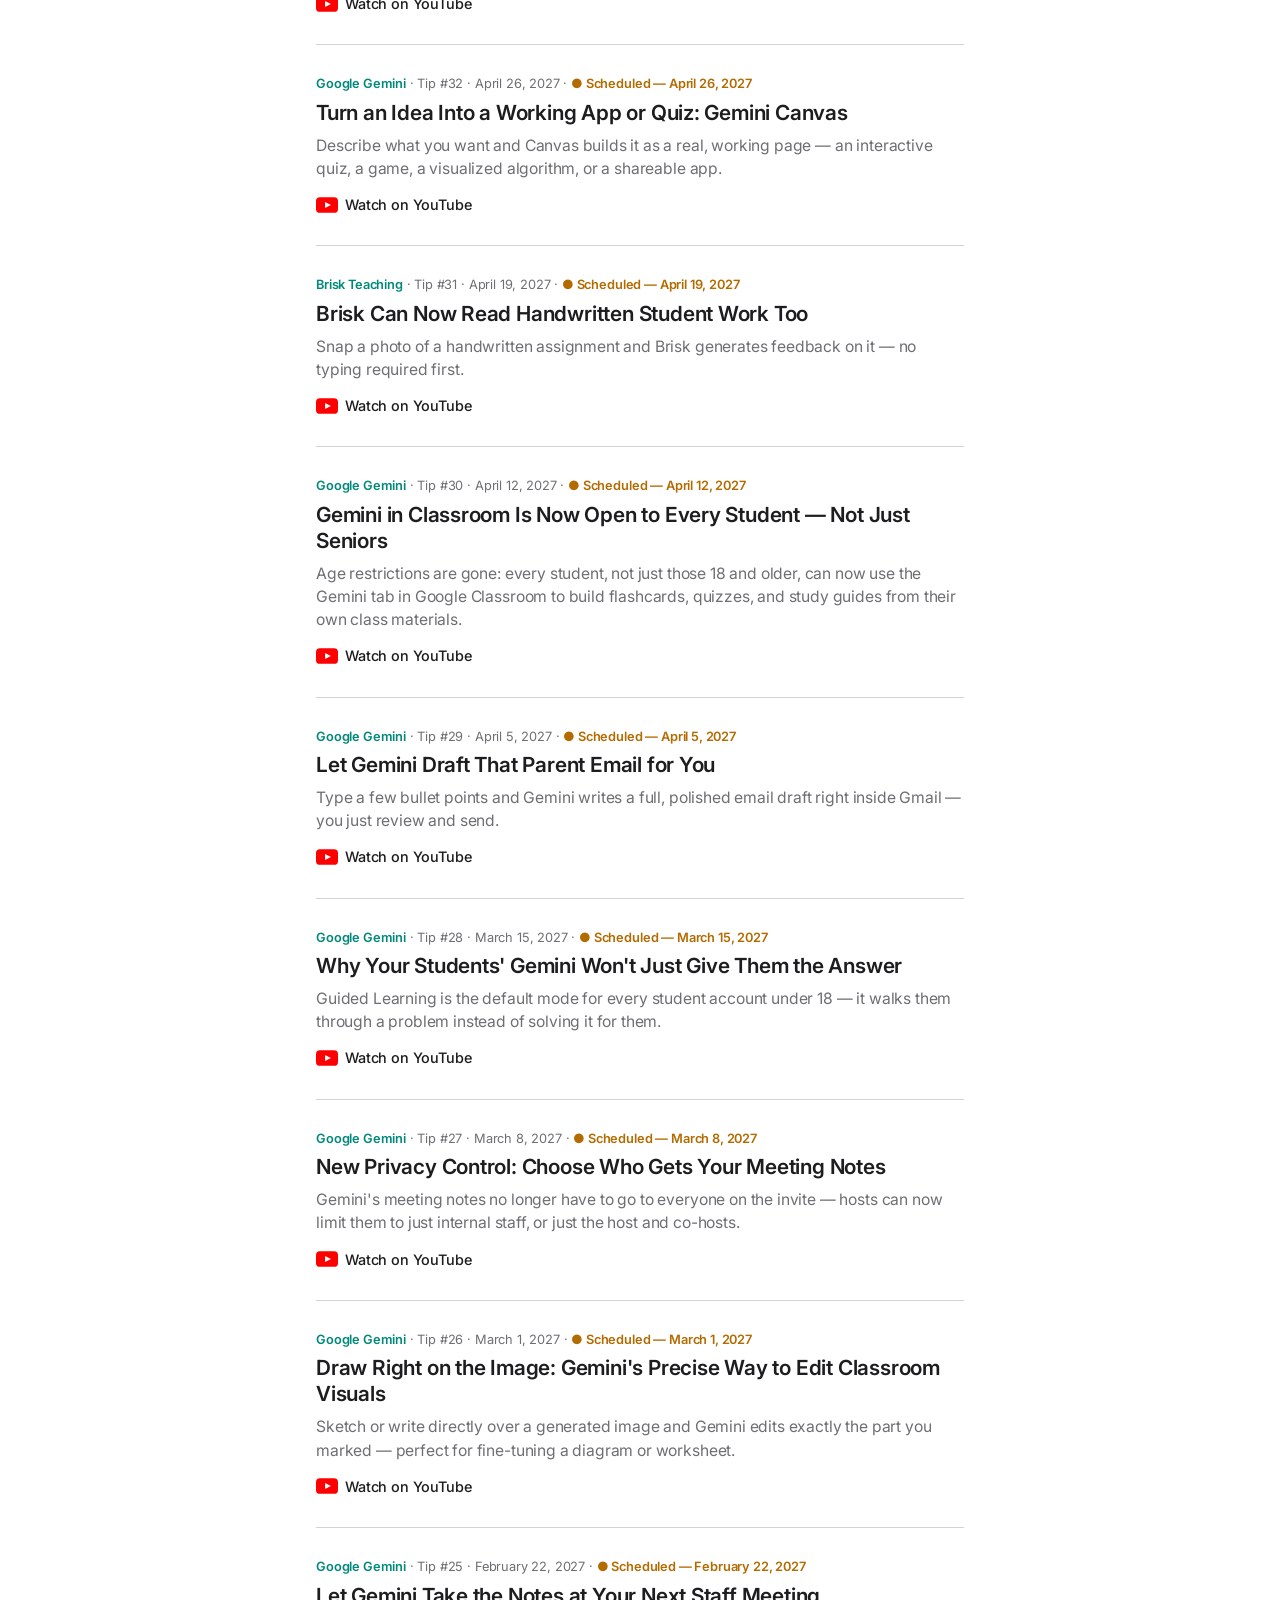
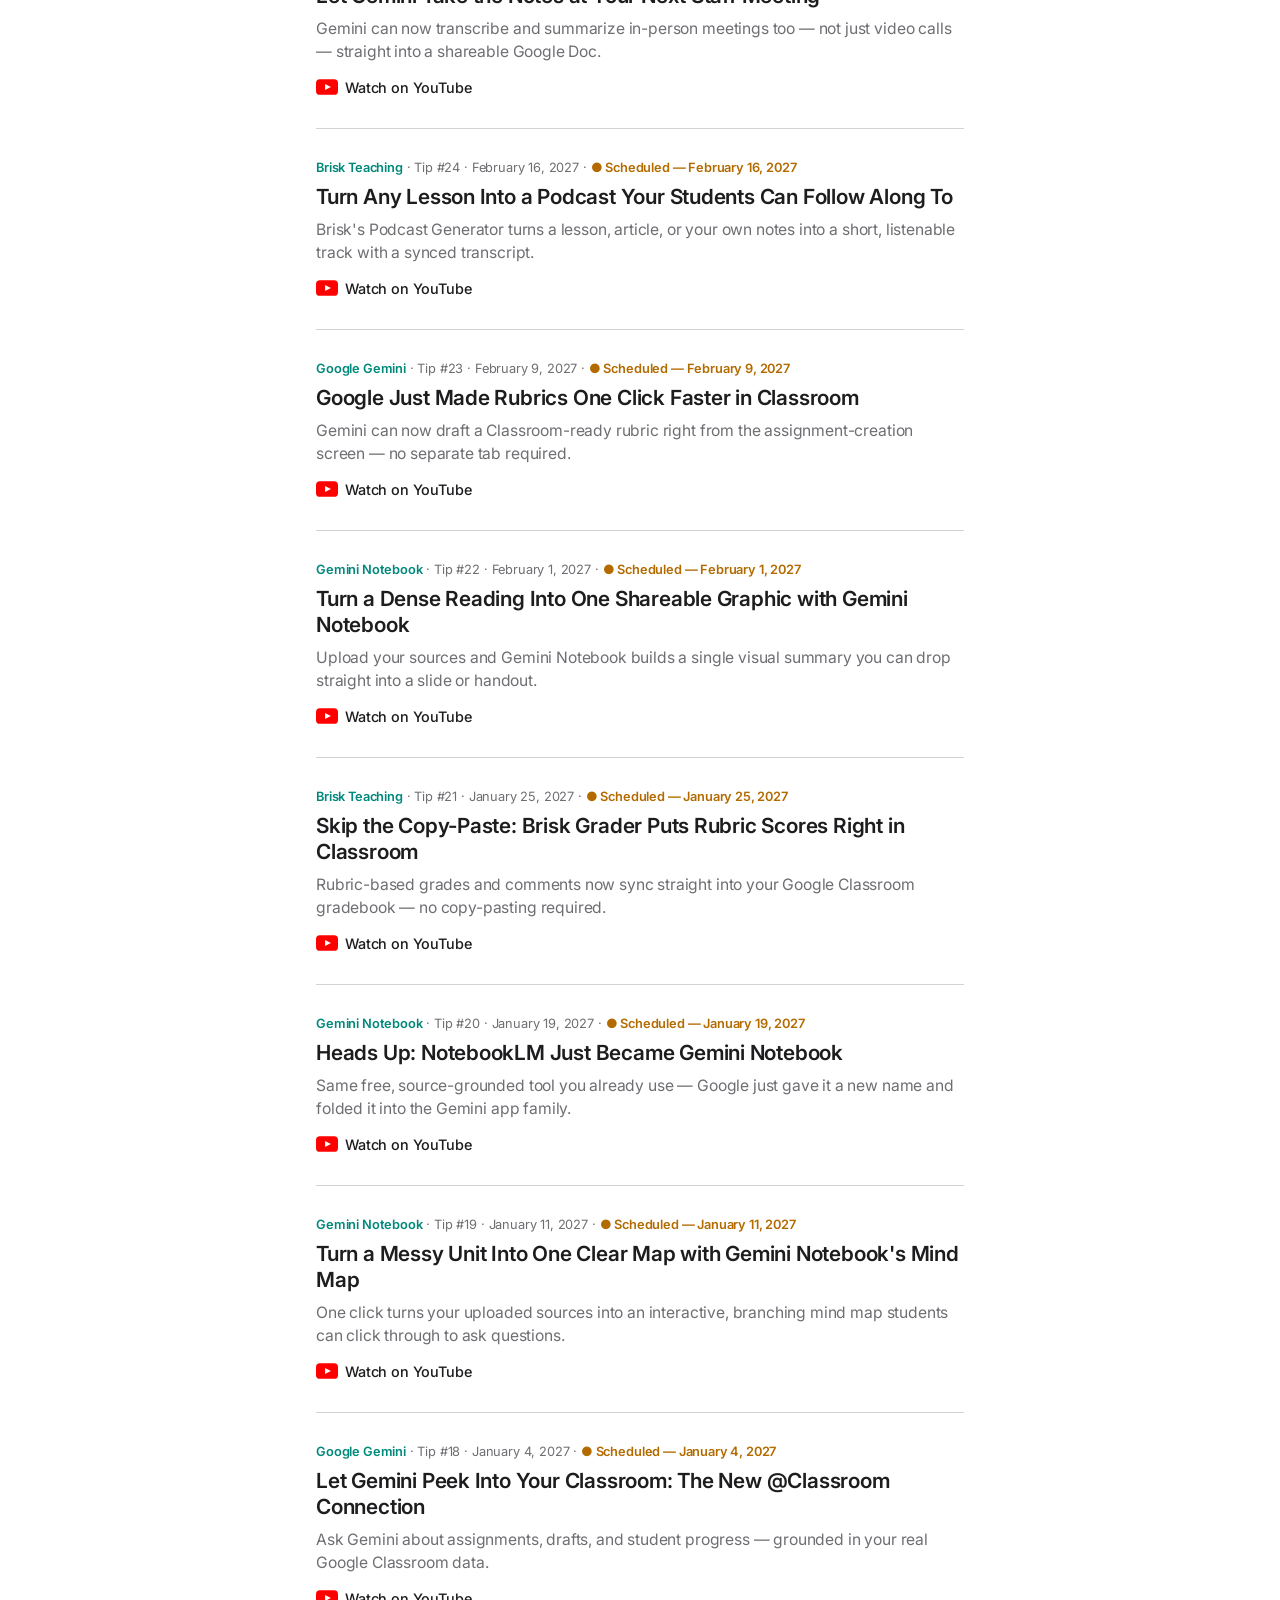
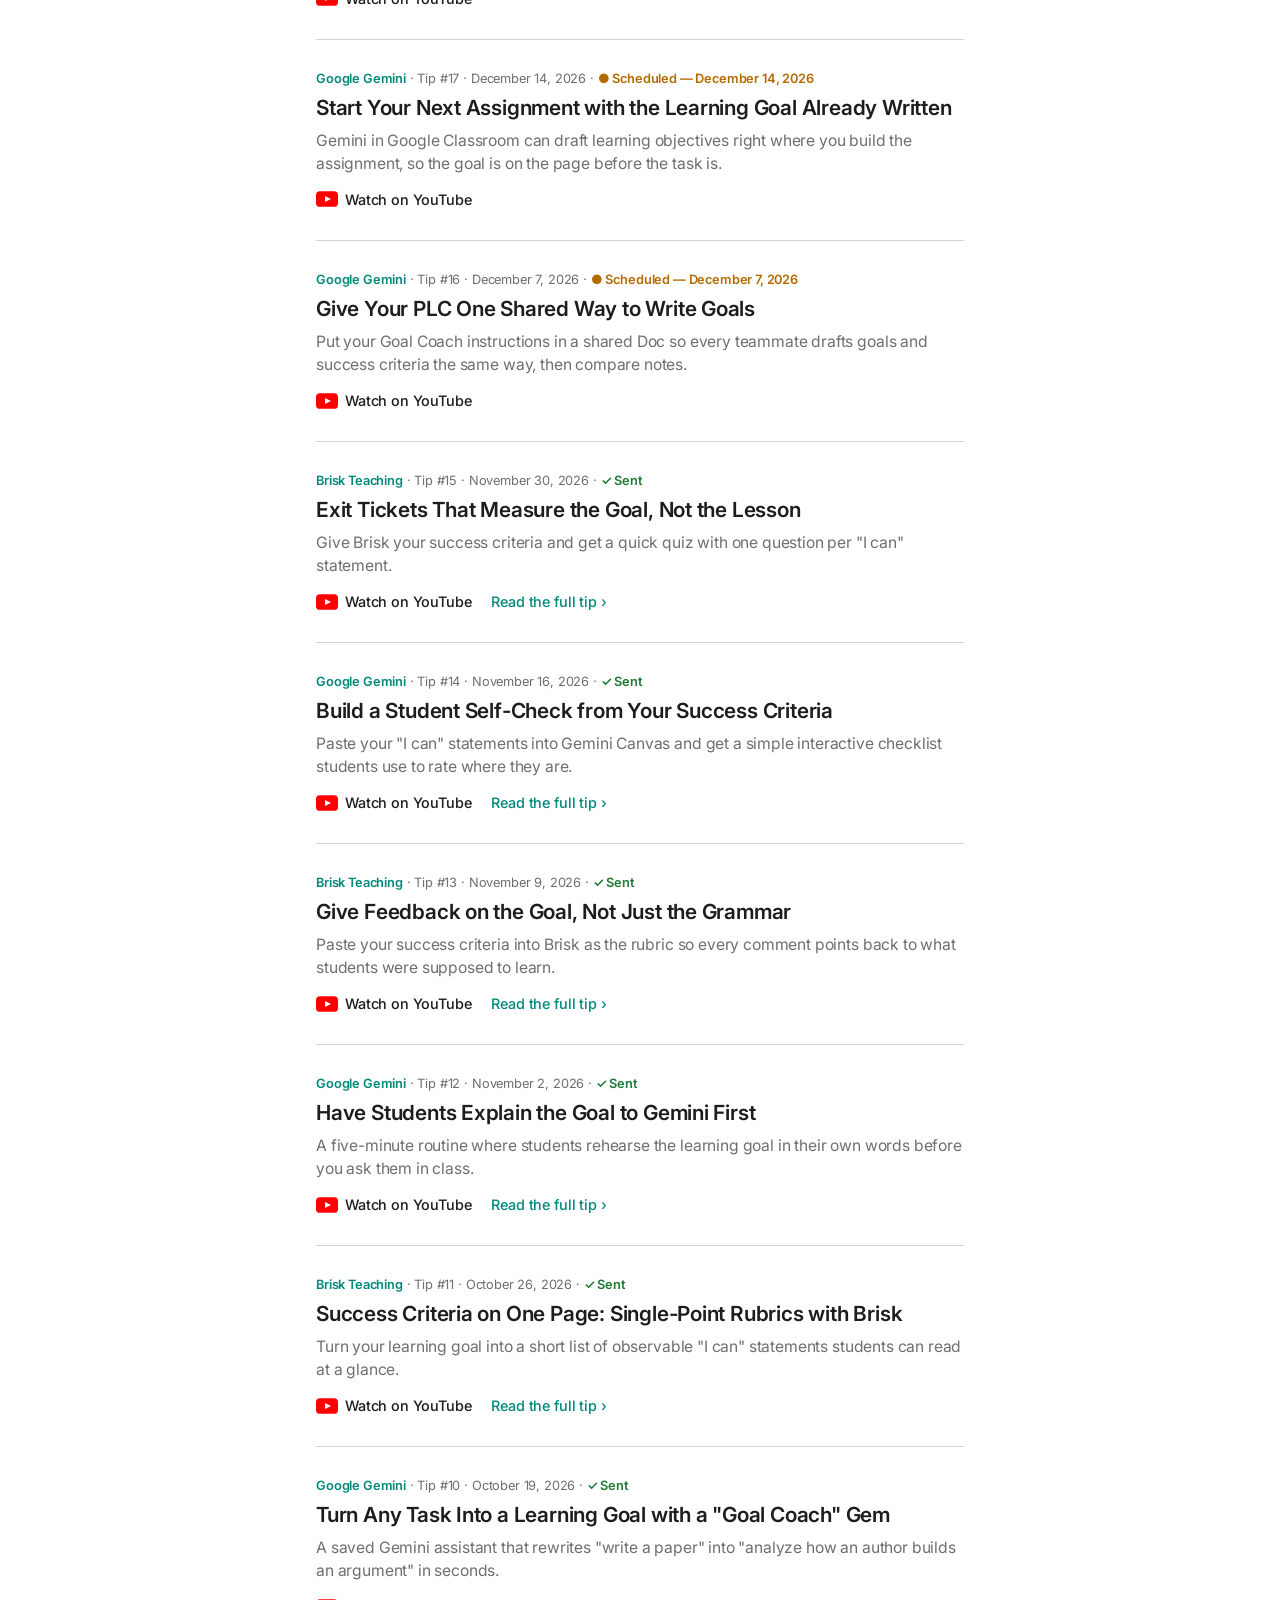
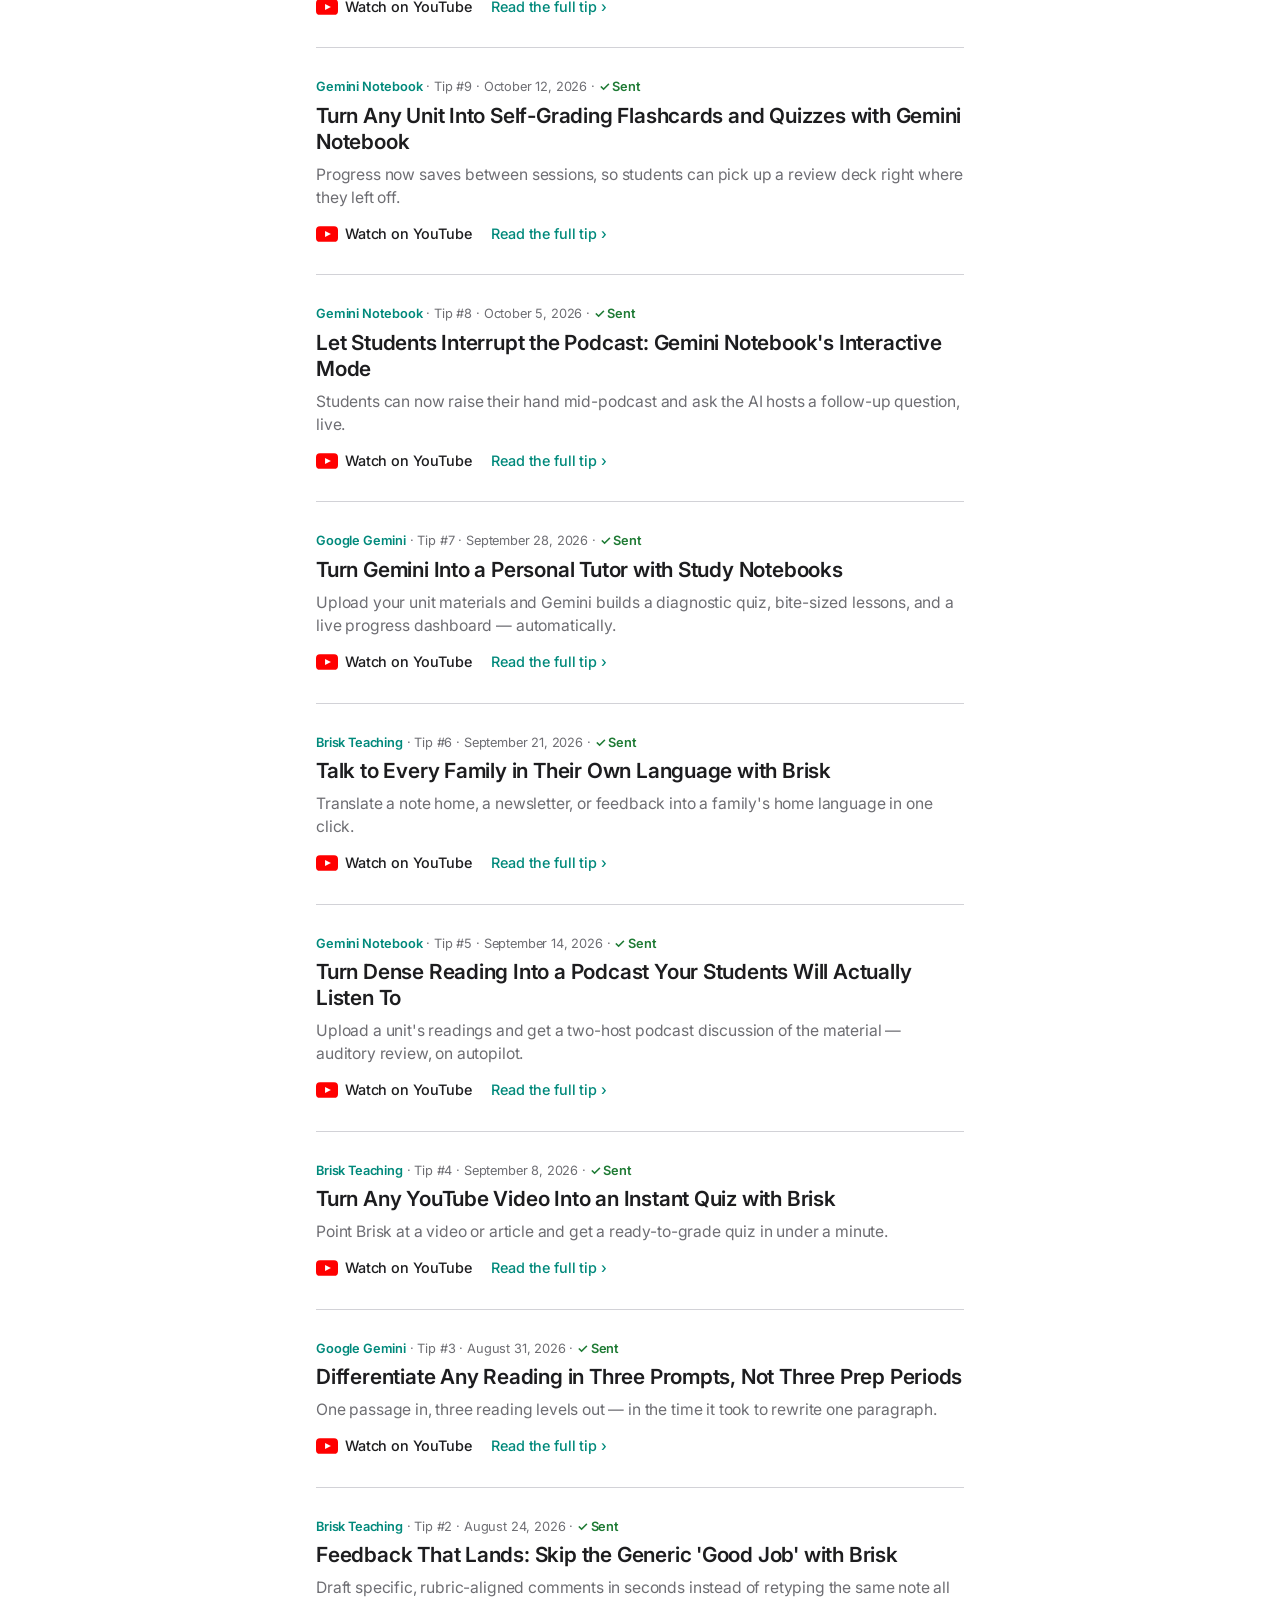
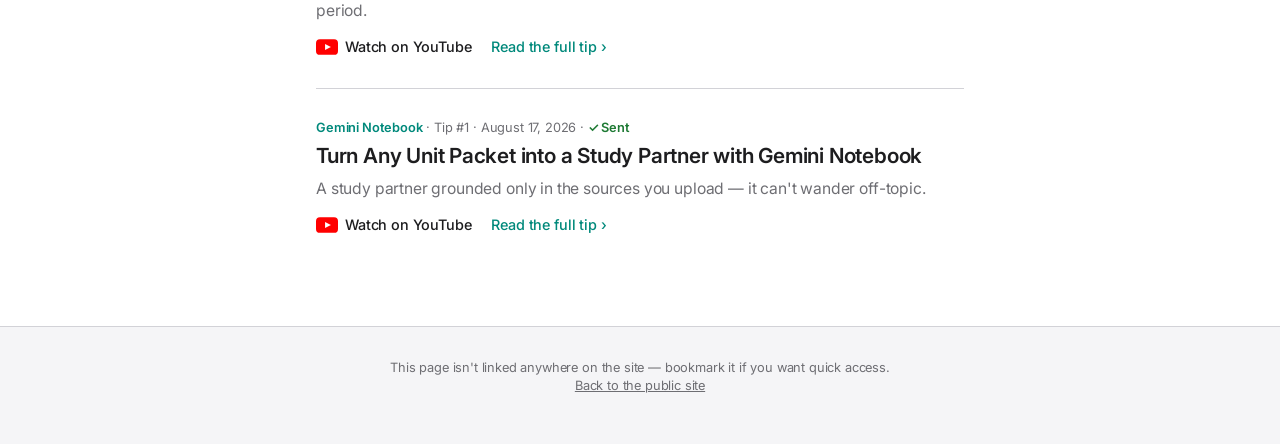
<file: pipeline.html>
<!DOCTYPE html>
<html lang="en">
<head>
<meta charset="UTF-8">
<meta name="viewport" content="width=device-width, initial-scale=1.0">
<meta name="robots" content="noindex, nofollow">
<link rel="icon" type="image/svg+xml" href="favicon.svg">
<title>Pipeline — GUHSD Tech Tips (personal view)</title>
<link rel="preconnect" href="https://fonts.googleapis.com">
<link href="https://fonts.googleapis.com/css2?family=Inter:wght@400;500;600;700&display=swap" rel="stylesheet">
<link rel="stylesheet" href="css/style.css">
</head>
<body>

<nav class="site-nav">
  <div class="site-nav-inner">
    <span class="site-nav-brand">AI@GUHSD</span>
    <div class="site-nav-links">
      <a href="index.html">Tech Tips</a>
      <a href="tools.html">Find a Tool</a>
    </div>
  </div>
</nav>

<header class="hero">
  <p class="hero-eyebrow">Personal view — not linked from the site nav</p>
  <h1>Tech Tips Pipeline</h1>
  <p>Every issue built so far, sent or not, most recent and upcoming first.</p>
</header>

<div class="intro-banner" id="pipeline-summary">Loading…</div>

<p class="section-eyebrow">All built issues (newest &amp; upcoming first)</p>
<div id="pipeline-issues">
  <p class="empty-state">Loading…</p>
</div>

<footer class="site-footer">
  This page isn't linked anywhere on the site — bookmark it if you want quick access.<br>
  <a href="index.html">Back to the public site</a>
</footer>

<script src="js/app.js?v=3"></script>
</body>
</html>
</file>
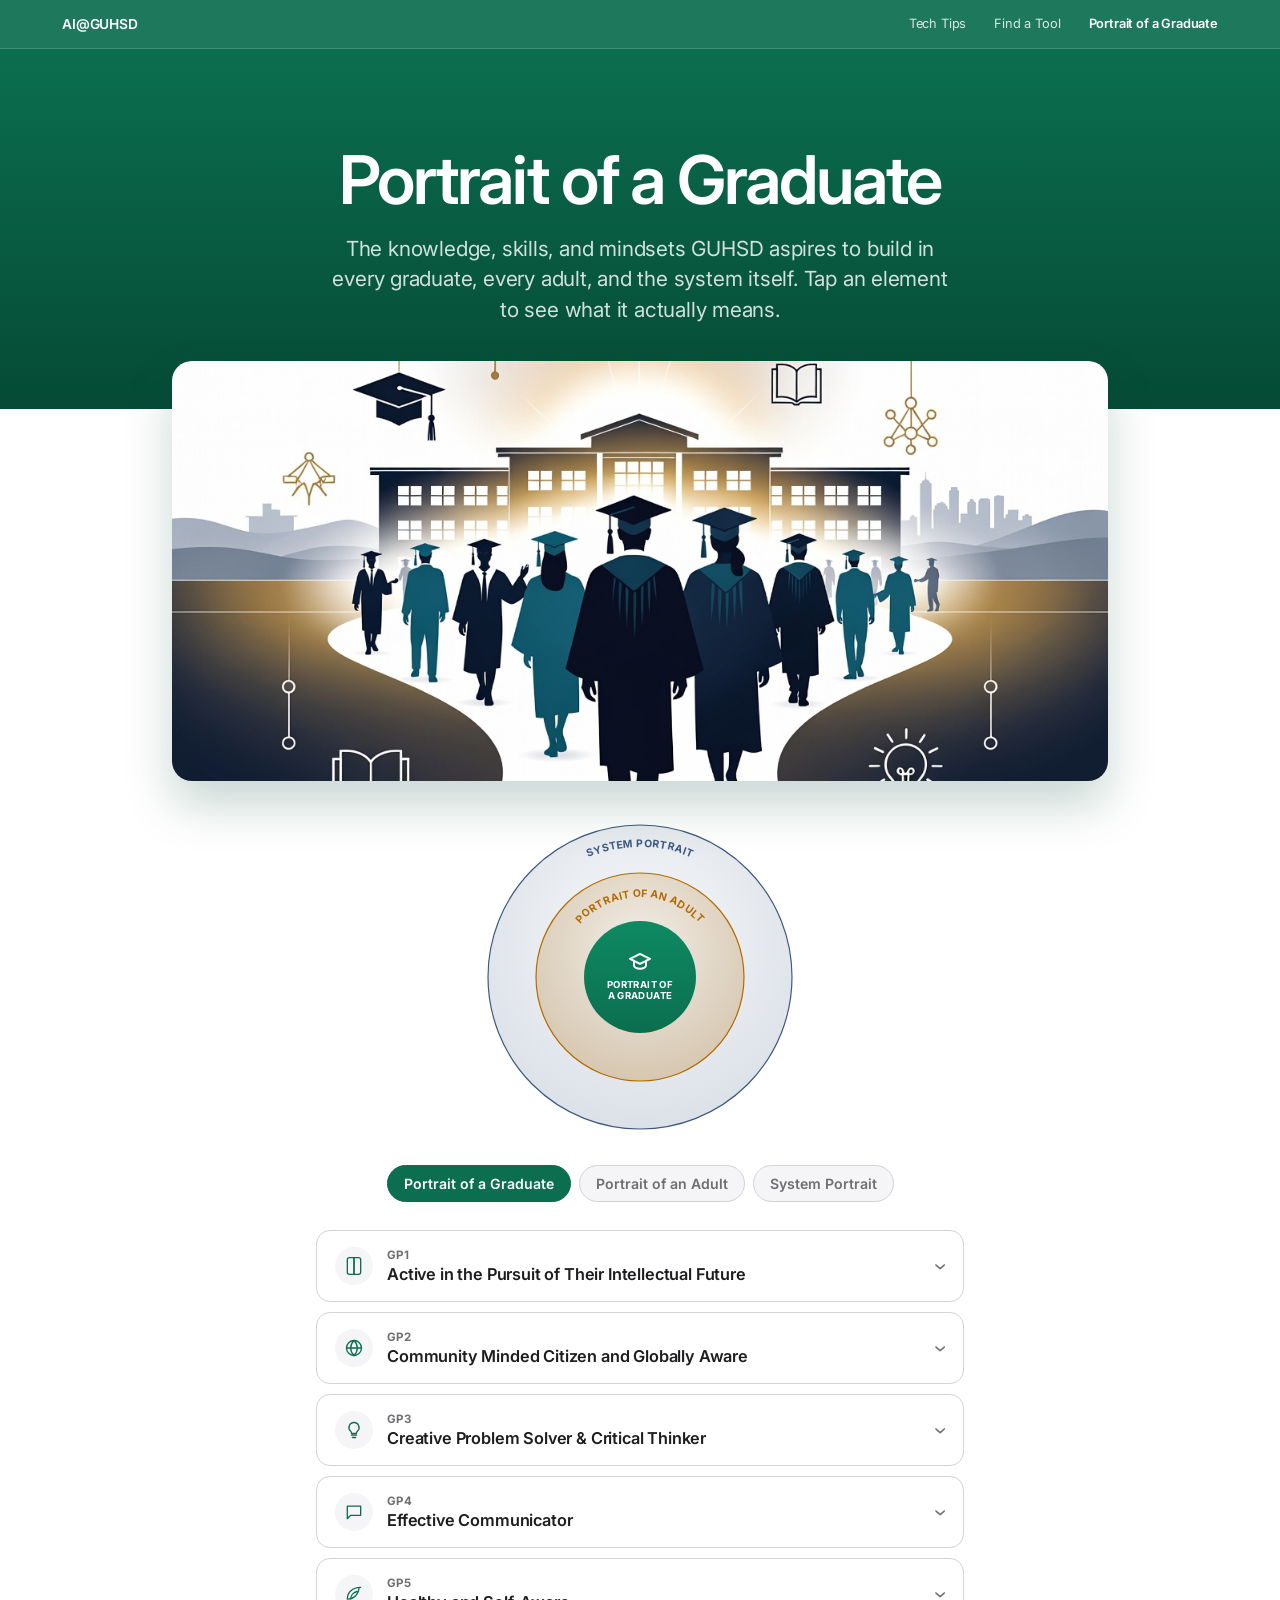
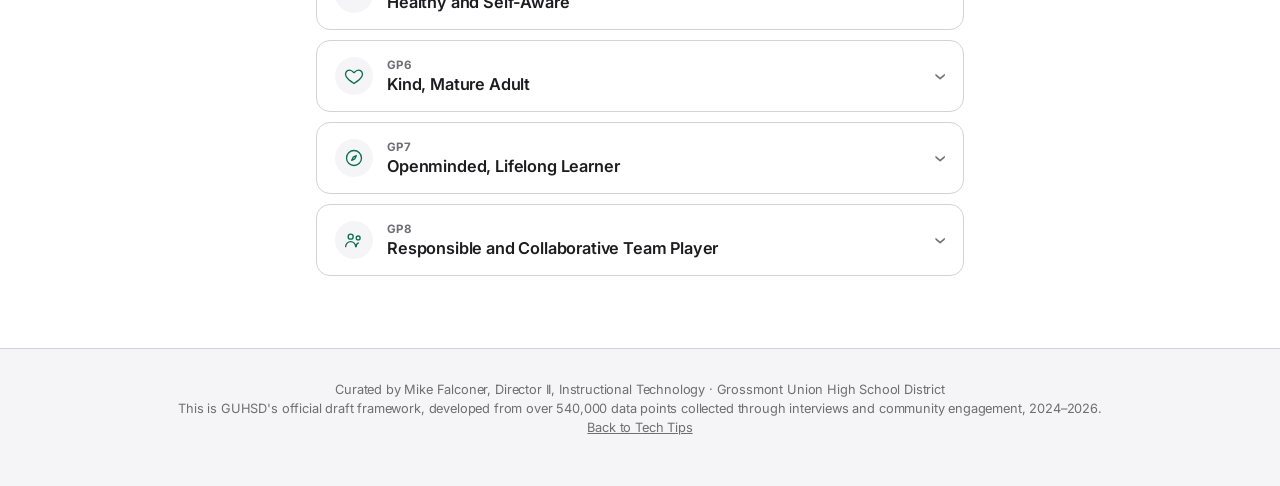
<file: portrait-of-a-graduate.html>
<!DOCTYPE html>
<html lang="en">
<head>
<meta charset="UTF-8">
<meta name="viewport" content="width=device-width, initial-scale=1.0">
<link rel="icon" type="image/svg+xml" href="favicon.svg">
<title>Portrait of a Graduate — GUHSD Tech Tips</title>
<meta name="description" content="GUHSD's Portrait of a Graduate, Portrait of an Adult, and System Portrait — click any element to see its full descriptors.">
<link rel="preconnect" href="https://fonts.googleapis.com">
<link href="https://fonts.googleapis.com/css2?family=Inter:wght@400;500;600;700&display=swap" rel="stylesheet">
<link rel="stylesheet" href="css/style.css">
<link rel="stylesheet" href="css/pog.css">
</head>
<body>

<nav class="site-nav">
  <div class="site-nav-inner">
    <span class="site-nav-brand">AI@GUHSD</span>
    <div class="site-nav-links">
      <a href="index.html">Tech Tips</a>
      <a href="tools.html">Find a Tool</a>
      <a href="portrait-of-a-graduate.html" aria-current="page">Portrait of a Graduate</a>
    </div>
  </div>
</nav>

<header class="hero">
  <h1>Portrait of a Graduate</h1>
  <p>The knowledge, skills, and mindsets GUHSD aspires to build in every graduate, every adult, and the system itself. Tap an element to see what it actually means.</p>
</header>

<div class="hero-image-wrap">
  <img class="hero-image"
       src="images/POG.jpg"
       alt="GUHSD Portrait of a Graduate">
</div>

<div class="pog-nest-wrap">
  <svg class="pog-nest-diagram" viewBox="0 0 400 400" role="img" aria-labelledby="pog-nest-title pog-nest-desc">
    <title id="pog-nest-title">Nested Portrait diagram</title>
    <desc id="pog-nest-desc">The System Portrait surrounds and supports the Portrait of an Adult, which surrounds and supports the Portrait of a Graduate at the center.</desc>
    <defs>
      <radialGradient id="pogGradSP" cx="50%" cy="38%" r="70%">
        <stop offset="0%" stop-color="#3D5A80" stop-opacity="0.04"/>
        <stop offset="100%" stop-color="#3D5A80" stop-opacity="0.20"/>
      </radialGradient>
      <radialGradient id="pogGradAP" cx="50%" cy="38%" r="70%">
        <stop offset="0%" stop-color="#B36B00" stop-opacity="0.07"/>
        <stop offset="100%" stop-color="#B36B00" stop-opacity="0.28"/>
      </radialGradient>
      <linearGradient id="pogGradGP" x1="0%" y1="0%" x2="0%" y2="100%">
        <stop offset="0%" stop-color="#0E8A62"/>
        <stop offset="100%" stop-color="#0B6E4F"/>
      </linearGradient>
      <path id="pogArcOuter" d="M 37 200 A 163 163 0 0 1 363 200" fill="none"/>
      <path id="pogArcMiddle" d="M 100 200 A 100 100 0 0 1 300 200" fill="none"/>
    </defs>

    <circle cx="200" cy="200" r="190" fill="url(#pogGradSP)" stroke="#3D5A80" stroke-width="1.5"/>
    <circle cx="200" cy="200" r="130" fill="url(#pogGradAP)" stroke="#B36B00" stroke-width="1.5"/>
    <circle cx="200" cy="200" r="70" fill="url(#pogGradGP)"/>

    <text class="pog-nest-label" fill="#3D5A80">
      <textPath href="#pogArcOuter" startOffset="50%" text-anchor="middle">SYSTEM PORTRAIT</textPath>
    </text>
    <text class="pog-nest-label" fill="#B36B00">
      <textPath href="#pogArcMiddle" startOffset="50%" text-anchor="middle">PORTRAIT OF AN ADULT</textPath>
    </text>

    <g transform="translate(185,166)">
      <svg width="30" height="30" viewBox="0 0 24 24" fill="none" stroke="#ffffff" stroke-width="2" stroke-linecap="round" stroke-linejoin="round"><path d="M2 9l10-5 10 5-10 5-10-5z"/><path d="M6 11v5c0 1.5 3 3 6 3s6-1.5 6-3v-5"/></svg>
    </g>
    <text x="200" y="214" text-anchor="middle" class="pog-nest-label pog-nest-label--center">PORTRAIT OF<tspan x="200" dy="14">A GRADUATE</tspan></text>
  </svg>
</div>

<div class="pog-tabs" role="tablist" aria-label="Portrait profile">
  <button class="pog-tab" data-profile="GP" role="tab" aria-selected="true">Portrait of a Graduate</button>
  <button class="pog-tab" data-profile="AP" role="tab" aria-selected="false">Portrait of an Adult</button>
  <button class="pog-tab" data-profile="SP" role="tab" aria-selected="false">System Portrait</button>
</div>

<div class="pog-cards" id="pog-cards">
  <p class="empty-state">Loading…</p>
</div>

<footer class="site-footer">
  Curated by Mike Falconer, Director II, Instructional Technology · Grossmont Union High School District<br>
  This is GUHSD's official draft framework, developed from over 540,000 data points collected through interviews and community engagement, 2024–2026.<br>
  <a href="index.html">Back to Tech Tips</a>
</footer>

<script src="js/pog.js"></script>
</body>
</html>
</file>
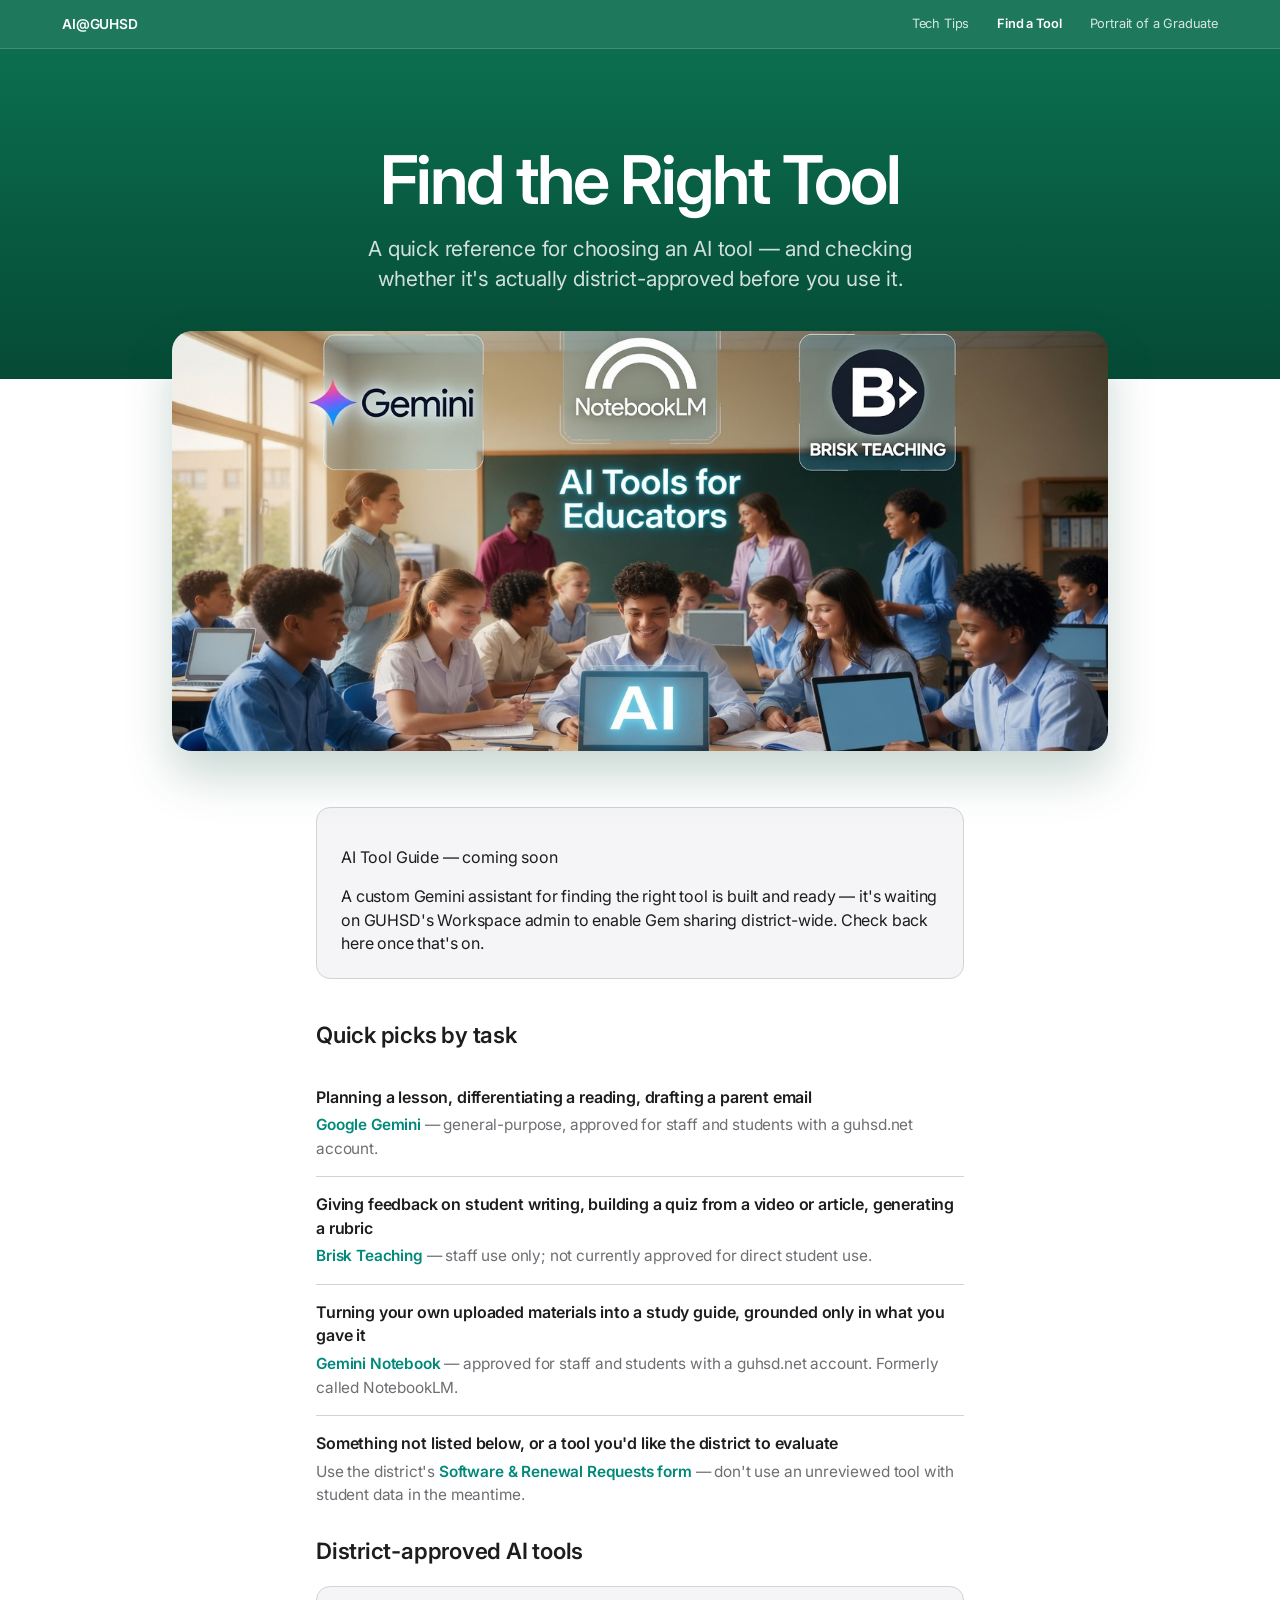
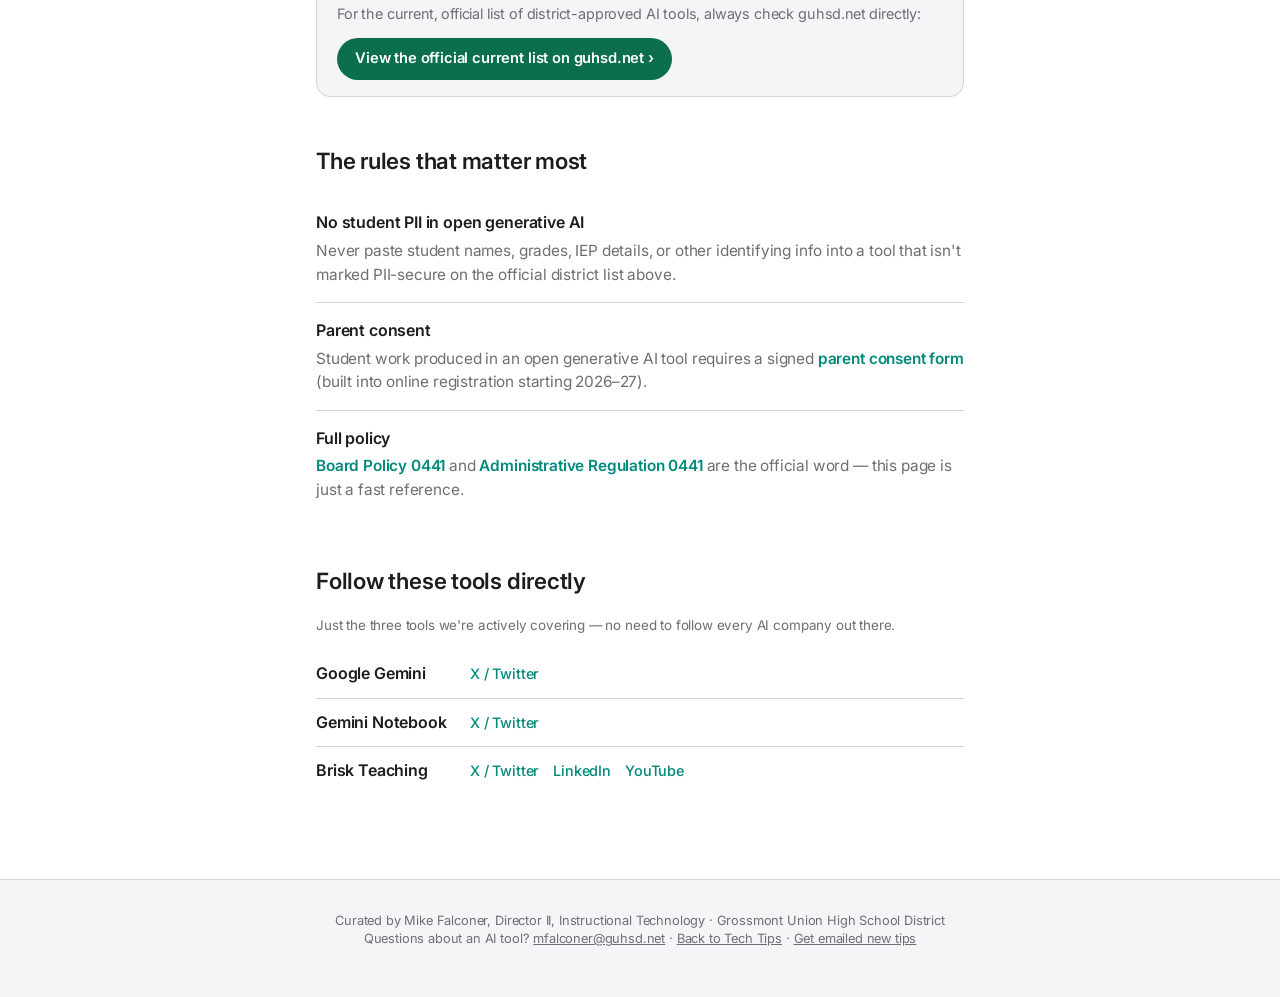
<file: tools.html>
<!DOCTYPE html>
<html lang="en">
<head>
<meta charset="UTF-8">
<meta name="viewport" content="width=device-width, initial-scale=1.0">
<link rel="icon" type="image/svg+xml" href="favicon.svg">
<title>Find a Tool — GUHSD Tech Tips</title>
<meta name="description" content="Which AI tool should I use? A quick reference for GUHSD teachers, grounded in the district's AI approval list.">
<link rel="preconnect" href="https://fonts.googleapis.com">
<link href="https://fonts.googleapis.com/css2?family=Inter:wght@400;500;600;700&display=swap" rel="stylesheet">
<link rel="stylesheet" href="css/style.css">
</head>
<body>

<nav class="site-nav">
  <div class="site-nav-inner">
    <span class="site-nav-brand">AI@GUHSD</span>
    <div class="site-nav-links">
      <a href="index.html">Tech Tips</a>
      <a href="tools.html" aria-current="page">Find a Tool</a>
      <a href="portrait-of-a-graduate.html">Portrait of a Graduate</a>
    </div>
  </div>
</nav>

<header class="hero">
  <h1>Find the Right Tool</h1>
  <p>A quick reference for choosing an AI tool — and checking whether it's actually district-approved before you use it.</p>
</header>

<div class="hero-image-wrap">
  <img class="hero-image"
       src="images/AI%20Tools%20Image.jpg"
       alt="AI tools available to GUHSD teachers">
</div>

<div class="finder-section" style="padding-top:56px;">

  <div class="gem-callout">
    <p class="q" style="margin-bottom:6px;">AI Tool Guide — coming soon</p>
    <p class="a" style="margin-bottom:0;">
      A custom Gemini assistant for finding the right tool is built and ready — it's waiting on
      GUHSD's Workspace admin to enable Gem sharing district-wide. Check back here once that's on.
    </p>
  </div>

  <h2>Quick picks by task</h2>
  <ul class="quick-picks">
    <li>
      <span class="q">Planning a lesson, differentiating a reading, drafting a parent email</span>
      <span class="a"><a href="https://gemini.google.com/" target="_blank" rel="noopener">Google Gemini</a> — general-purpose, approved for staff and students with a guhsd.net account.</span>
    </li>
    <li>
      <span class="q">Giving feedback on student writing, building a quiz from a video or article, generating a rubric</span>
      <span class="a"><a href="https://app.briskteaching.com/" target="_blank" rel="noopener">Brisk Teaching</a> — staff use only; not currently approved for direct student use.</span>
    </li>
    <li>
      <span class="q">Turning your own uploaded materials into a study guide, grounded only in what you gave it</span>
      <span class="a"><a href="https://notebook.google.com/" target="_blank" rel="noopener">Gemini Notebook</a> — approved for staff and students with a guhsd.net account. Formerly called NotebookLM.</span>
    </li>
    <li>
      <span class="q">Something not listed below, or a tool you'd like the district to evaluate</span>
      <span class="a">Use the district's <a href="https://www.guhsd.net/Departments/Business-Services/Educational-Technology-Services/Application-Support/Software--Renewal-Requests/index.html" target="_blank" rel="noopener">Software &amp; Renewal Requests form</a> — don't use an unreviewed tool with student data in the meantime.</span>
    </li>
  </ul>

  <h2>District-approved AI tools</h2>
  <div class="official-link-card">
    <span>For the current, official list of district-approved AI tools, always check guhsd.net directly:</span>
    <a class="btn-teal" href="https://www.guhsd.net/Departments/Business-Services/Educational-Technology-Services/Application-Support/Artificial-Intelligence-AI/index.html" target="_blank" rel="noopener">View the official current list on guhsd.net &rsaquo;</a>
  </div>

  <h2 style="margin-top:48px;">The rules that matter most</h2>
  <ul class="quick-picks">
    <li><span class="q">No student PII in open generative AI</span><span class="a">Never paste student names, grades, IEP details, or other identifying info into a tool that isn't marked PII-secure on the official district list above.</span></li>
    <li><span class="q">Parent consent</span><span class="a">Student work produced in an open generative AI tool requires a signed <a href="https://drive.google.com/file/d/1PB8yZ7vqrUCvvI3OGnKVvfS_3ZONEsjh/view?usp=sharing" target="_blank" rel="noopener">parent consent form</a> (built into online registration starting 2026–27).</span></li>
    <li><span class="q">Full policy</span><span class="a"><a href="https://go.boarddocs.com/ca/guhsd/Board.nsf/goto?open&id=DMAQDC689D00" target="_blank" rel="noopener">Board Policy 0441</a> and <a href="https://go.boarddocs.com/ca/guhsd/Board.nsf/goto?open&id=DN7RG36DD736" target="_blank" rel="noopener">Administrative Regulation 0441</a> are the official word — this page is just a fast reference.</span></li>
  </ul>

  <h2 style="margin-top:48px;">Follow these tools directly</h2>
  <p class="source-note" style="margin-bottom:14px;">
    Just the three tools we're actively covering — no need to follow every AI company out there.
  </p>
  <ul class="social-links">
    <li>
      <span class="tool-name">Google Gemini</span>
      <a href="https://x.com/GeminiApp" target="_blank" rel="noopener">X / Twitter</a>
    </li>
    <li>
      <span class="tool-name">Gemini Notebook</span>
      <a href="https://x.com/NotebookLM" target="_blank" rel="noopener">X / Twitter</a>
    </li>
    <li>
      <span class="tool-name">Brisk Teaching</span>
      <a href="https://x.com/briskteaching" target="_blank" rel="noopener">X / Twitter</a>
      <a href="https://www.linkedin.com/company/brisk-teaching" target="_blank" rel="noopener">LinkedIn</a>
      <a href="https://www.youtube.com/@Briskteaching" target="_blank" rel="noopener">YouTube</a>
    </li>
  </ul>
</div>

<footer class="site-footer">
  Curated by Mike Falconer, Director II, Instructional Technology · Grossmont Union High School District<br>
  Questions about an AI tool? <a href="mailto:mfalconer@guhsd.net">mfalconer@guhsd.net</a> ·
  <a href="index.html">Back to Tech Tips</a> ·
  <a href="https://docs.google.com/forms/d/e/1FAIpQLSflh2l3PXs2NGAHv6u-hGjKtv7XPMycD4LKFdD82O3FxRU_Rg/viewform?usp=publish-editor" target="_blank" rel="noopener">Get emailed new tips</a>
</footer>

</body>
</html>
</file>
<file: css/style.css>
/* ===================================================================
   GUHSD Weekly Tech Tips — Apple.com-inspired design system
   Palette: GUHSD teal #0B6E4F (nav, hero) · deep teal-green #054A35
            interactive accent #00897B (links, CTAs) · Apple-gray #F5F5F7
            near-black #1D1D1F (text) · secondary gray #6E6E73
   Type:    System font stack (SF Pro on Apple devices, Inter as the
            cross-platform substitute) — tight tracking, big display sizes.
   =================================================================== */

:root {
  --navy: #0B6E4F;
  --navy-deep: #054A35;
  --blue: #00897B;
  --blue-dark: #00695C;
  --gold: #9AF0C6;
  --gray-bg: #F5F5F7;
  --white: #FFFFFF;
  --text: #1D1D1F;
  --text-secondary: #6E6E73;
  --divider: #D2D2D7;
  --max: 980px;
  --max-narrow: 692px;
}

* { box-sizing: border-box; }

html { scroll-behavior: smooth; }

body {
  margin: 0;
  background: var(--white);
  color: var(--text);
  font-family: -apple-system, BlinkMacSystemFont, 'Inter', 'Segoe UI', Helvetica, Arial, sans-serif;
  line-height: 1.47;
  letter-spacing: -0.01em;
  -webkit-font-smoothing: antialiased;
}

@media (prefers-reduced-motion: reduce) {
  * { animation: none !important; transition: none !important; }
  html { scroll-behavior: auto; }
}

a { color: var(--blue); text-decoration: none; }
a:hover { text-decoration: underline; }
a:focus-visible, button:focus-visible, input:focus-visible, select:focus-visible {
  outline: 2px solid var(--blue);
  outline-offset: 3px;
}

/* ---------- Nav ---------- */
.site-nav {
  position: sticky;
  top: 0;
  z-index: 20;
  background: rgba(11,110,79,0.92);
  backdrop-filter: saturate(180%) blur(20px);
  -webkit-backdrop-filter: saturate(180%) blur(20px);
  border-bottom: 1px solid rgba(255,255,255,0.15);
}

.site-nav-inner {
  max-width: 1200px;
  margin: 0 auto;
  padding: 0 22px;
  height: 48px;
  display: flex;
  align-items: center;
  justify-content: space-between;
  gap: 16px;
}

.site-nav-brand {
  font-size: 0.86rem;
  font-weight: 600;
  color: var(--white);
  white-space: nowrap;
}

.site-nav-links {
  display: flex;
  gap: 28px;
}

.site-nav-links a {
  color: var(--white);
  font-size: 0.8rem;
  font-weight: 400;
  opacity: 0.82;
}

.site-nav-links a:hover { opacity: 1; text-decoration: none; }
.site-nav-links a[aria-current="page"] { opacity: 1; font-weight: 600; }

/* ---------- Hero ---------- */
.hero {
  background: linear-gradient(180deg, var(--navy) 0%, var(--navy-deep) 100%);
  color: var(--white);
  text-align: center;
  padding: 96px 22px 84px;
}

.hero-eyebrow {
  font-size: 0.78rem;
  font-weight: 600;
  letter-spacing: 0.06em;
  text-transform: uppercase;
  color: var(--gold);
  margin: 0 0 14px;
}

.hero h1 {
  font-size: clamp(2.4rem, 6vw, 4.2rem);
  font-weight: 600;
  letter-spacing: -0.03em;
  margin: 0 0 18px;
  line-height: 1.05;
  color: var(--white);
}

.hero p {
  font-size: clamp(1.05rem, 2vw, 1.3rem);
  font-weight: 400;
  color: rgba(255,255,255,0.82);
  max-width: 620px;
  margin: 0 auto;
  letter-spacing: -0.01em;
}

/* ---------- Hero image (homepage only) ---------- */
.hero-image-wrap {
  max-width: var(--max);
  margin: -48px auto 0;
  padding: 0 22px;
  position: relative;
  z-index: 1;
}

.hero-image {
  display: block;
  width: 100%;
  height: clamp(220px, 38vw, 420px);
  object-fit: cover;
  border-radius: 20px;
  box-shadow: 0 24px 48px rgba(5,74,53,0.22);
}

.hero-image-credit {
  text-align: right;
  font-size: 0.72rem;
  color: var(--text-secondary);
  margin: 6px 4px 0 0;
}

/* ---------- Intro / compliance banner ---------- */
.intro-banner {
  background: var(--gray-bg);
  text-align: center;
  padding: 22px 22px;
  font-size: 0.92rem;
  color: var(--text-secondary);
  margin-top: 32px;
}

.intro-banner strong { color: var(--text); }
.intro-banner a { font-weight: 500; }

/* ---------- Section eyebrow ---------- */
.section-eyebrow {
  text-align: center;
  font-size: 0.78rem;
  font-weight: 600;
  letter-spacing: 0.08em;
  text-transform: uppercase;
  color: var(--text-secondary);
  padding: 56px 22px 8px;
}

/* ---------- Compact teaser cards (home + archive + pipeline + legacy) ---------- */
#latest-issues, #archive-issues, #pipeline-issues, #legacy-issues, #legacy-archive-issues {
  max-width: var(--max-narrow);
  margin: 0 auto;
  padding: 0 22px 60px;
}

.tip-teaser {
  padding: 30px 0;
  border-bottom: 1px solid var(--divider);
  text-align: left;
}

.tip-teaser:last-child { border-bottom: none; }

.tip-teaser-meta {
  font-size: 0.8rem;
  color: var(--text-secondary);
  margin: 0 0 6px;
}

.tip-teaser-tool { color: var(--blue); font-weight: 600; }

.tip-teaser h3 {
  margin: 0 0 8px;
  font-size: 1.3rem;
  font-weight: 600;
  letter-spacing: -0.01em;
  line-height: 1.25;
}

.tip-teaser h3 a { color: var(--text); }
.tip-teaser h3 a:hover { color: var(--blue); text-decoration: none; }

.teaser-copy {
  margin: 0 0 14px;
  color: var(--text-secondary);
  font-size: 0.98rem;
}

.tip-teaser-links {
  display: flex;
  flex-wrap: wrap;
  align-items: center;
  gap: 20px;
  font-size: 0.9rem;
  font-weight: 500;
}

.yt-link {
  display: inline-flex;
  align-items: center;
  gap: 7px;
  color: var(--text);
}
.yt-link:hover { color: var(--blue); text-decoration: none; }
.yt-icon { display: block; flex: none; }

.read-more::after { content: ' \203A'; }

/* ---------- Detail page topbar ---------- */
.detail-topbar {
  background: var(--gray-bg);
  border-bottom: 1px solid var(--divider);
  padding: 14px 22px;
}

.detail-topbar .back-link {
  display: block;
  max-width: var(--max-narrow);
  margin: 0 auto;
  font-size: 0.88rem;
  font-weight: 500;
  color: var(--blue);
}

/* ---------- Tip detail section (tip.html) ---------- */
.tip {
  padding: 40px 22px 72px;
  text-align: center;
}

.tip-inner {
  max-width: var(--max-narrow);
  margin: 0 auto;
}

.tip-meta {
  font-size: 0.86rem;
  color: var(--text-secondary);
  margin-bottom: 10px;
}

.tip-tool {
  color: var(--blue);
  font-weight: 600;
}

.tip h2 {
  font-size: clamp(1.7rem, 3.4vw, 2.4rem);
  font-weight: 600;
  letter-spacing: -0.02em;
  line-height: 1.1;
  margin: 0 0 28px;
  color: var(--text);
}

/* ---------- Video card ---------- */
.video-card {
  display: block;
  background: var(--white);
  border: 1px solid var(--divider);
  border-radius: 18px;
  padding: 28px 30px;
  margin: 0 0 28px;
  text-align: left;
  transition: box-shadow 0.2s ease, transform 0.2s ease;
}

.video-card:hover {
  text-decoration: none;
  box-shadow: 0 12px 28px rgba(0,0,0,0.08);
  transform: translateY(-1px);
}

.video-card-top {
  display: flex;
  align-items: center;
  gap: 14px;
  margin-bottom: 10px;
}

.video-card-title {
  font-weight: 600;
  color: var(--text);
  font-size: 1.02rem;
}

.video-card-channel {
  display: block;
  font-size: 0.82rem;
  color: var(--text-secondary);
  margin-top: 1px;
  font-weight: 400;
}

.video-card-desc {
  font-size: 0.96rem;
  color: var(--text-secondary);
  margin: 0;
}

/* ---------- Why it matters ---------- */
.why-copy {
  font-size: clamp(1.05rem, 2vw, 1.2rem);
  color: var(--text);
  font-weight: 400;
  letter-spacing: -0.01em;
  margin: 0 0 32px;
  text-align: left;
}

.why-copy .label {
  display: block;
  font-size: 0.78rem;
  font-weight: 600;
  letter-spacing: 0.06em;
  text-transform: uppercase;
  color: var(--text-secondary);
  margin-bottom: 8px;
}

/* ---------- POG chips ---------- */
.pog-block { margin: 0 0 32px; text-align: left; }

.pog-block .label {
  display: block;
  font-size: 0.78rem;
  font-weight: 600;
  letter-spacing: 0.06em;
  text-transform: uppercase;
  color: var(--text-secondary);
  margin-bottom: 10px;
}

.pog-tags {
  display: flex;
  flex-wrap: wrap;
  gap: 8px;
}

.pog-tag {
  display: inline-flex;
  align-items: baseline;
  gap: 5px;
  font-size: 0.84rem;
  color: var(--text);
  background: var(--gray-bg);
  border: 1px solid var(--divider);
  padding: 6px 12px;
  border-radius: 980px;
  line-height: 1.3;
}

.pog-tag .pog-code {
  font-weight: 700;
  color: var(--blue-dark);
}

/* ---------- Footer of each tip: compliance + actions ---------- */
.tip-footer {
  text-align: left;
  border-top: 1px solid var(--divider);
  padding-top: 20px;
}

.compliance-line {
  font-size: 0.88rem;
  color: var(--text-secondary);
  margin: 0 0 14px;
}

.status-pill {
  display: inline-flex;
  align-items: center;
  gap: 6px;
  font-size: 0.78rem;
  font-weight: 600;
  padding: 3px 10px 3px 8px;
  border-radius: 980px;
  margin-bottom: 10px;
}

.status-pill.approved { background: #E6F4EA; color: #1E7A34; }
.status-pill.limited { background: #FDECEA; color: #B3261E; }

.action-links {
  display: flex;
  flex-wrap: wrap;
  gap: 22px;
  font-size: 0.94rem;
  font-weight: 500;
}

.action-links a::after {
  content: ' \203A';
}

/* ---------- Archive controls ---------- */
.archive-controls {
  max-width: var(--max);
  margin: 0 auto;
  padding: 0 22px 8px;
  display: flex;
  gap: 12px;
  flex-wrap: wrap;
  justify-content: center;
}

.archive-controls select,
.archive-controls input {
  font-family: inherit;
  font-size: 0.9rem;
  padding: 10px 14px;
  border: 1px solid var(--divider);
  border-radius: 980px;
  background: var(--white);
  color: var(--text);
}

.archive-controls input { flex: 1; min-width: 200px; max-width: 320px; }

.empty-state {
  text-align: center;
  padding: 72px 20px;
  color: var(--text-secondary);
  font-size: 1.05rem;
}

/* ---------- Tool finder page ---------- */
.finder-section {
  max-width: var(--max-narrow);
  margin: 0 auto;
  padding: 0 22px 72px;
  text-align: left;
}

.finder-section h2 {
  font-size: 1.4rem;
  font-weight: 600;
  letter-spacing: -0.01em;
  margin: 0 0 18px;
  color: var(--text);
}

.quick-picks {
  list-style: none;
  margin: 0 0 12px;
  padding: 0;
}

.quick-picks li {
  padding: 16px 0;
  border-bottom: 1px solid var(--divider);
}
.quick-picks li:last-child { border-bottom: none; }

.quick-picks .q {
  font-weight: 600;
  color: var(--text);
  display: block;
  margin-bottom: 4px;
}

.quick-picks .a {
  color: var(--text-secondary);
  font-size: 0.96rem;
}
.quick-picks .a a { font-weight: 600; }

.tool-table-wrap {
  overflow-x: auto;
  margin-bottom: 14px;
}

table.tool-table {
  width: 100%;
  border-collapse: collapse;
  font-size: 0.92rem;
}

table.tool-table th, table.tool-table td {
  text-align: left;
  padding: 10px 12px;
  border-bottom: 1px solid var(--divider);
  white-space: nowrap;
}

table.tool-table th {
  font-size: 0.72rem;
  text-transform: uppercase;
  letter-spacing: 0.05em;
  color: var(--text-secondary);
  font-weight: 600;
}

table.tool-table td a { font-weight: 600; }

.tag-yes { color: #1E7A34; font-weight: 600; }
.tag-no { color: #B3261E; font-weight: 600; }
.tag-parent { color: #B36B00; font-weight: 600; }

.source-note {
  font-size: 0.84rem;
  color: var(--text-secondary);
  margin-top: 8px;
}

/* ---------- Official link-through card ---------- */
.official-link-card {
  display: flex;
  flex-wrap: wrap;
  align-items: center;
  justify-content: space-between;
  gap: 14px;
  background: var(--gray-bg);
  border: 1px solid var(--divider);
  border-radius: 14px;
  padding: 16px 20px;
  margin-bottom: 18px;
  font-size: 0.9rem;
  color: var(--text-secondary);
}

/* ---------- Compact callout row (homepage: signup + suggest) ---------- */
.callout-row {
  max-width: var(--max-narrow);
  margin: 32px auto 0;
  padding: 0 22px;
  display: grid;
  grid-template-columns: 1fr 1fr;
  gap: 14px;
}

.callout-card {
  display: block;
  background: var(--gray-bg);
  border: 1px solid var(--divider);
  border-radius: 14px;
  padding: 20px;
  text-align: left;
  transition: border-color 0.15s ease, transform 0.15s ease;
}

.callout-card:hover {
  text-decoration: none;
  border-color: var(--navy);
  transform: translateY(-1px);
}

.callout-icon {
  width: 34px;
  height: 34px;
  border-radius: 50%;
  background: var(--white);
  color: var(--navy);
  display: flex;
  align-items: center;
  justify-content: center;
  margin-bottom: 12px;
}

.callout-icon svg { width: 17px; height: 17px; }

.callout-title {
  font-weight: 600;
  font-size: 0.98rem;
  color: var(--text);
  margin: 0 0 4px;
  letter-spacing: -0.01em;
}

.callout-text {
  font-size: 0.86rem;
  color: var(--text-secondary);
  margin: 0 0 12px;
  line-height: 1.4;
}

.callout-cta {
  font-size: 0.86rem;
  font-weight: 600;
  color: var(--navy);
}

@media (max-width: 560px) {
  .callout-row { grid-template-columns: 1fr; }
}

/* ---------- Gem callout ---------- */
.gem-callout {
  background: var(--gray-bg);
  border: 1px solid var(--divider);
  border-radius: 14px;
  padding: 22px 24px;
  margin-bottom: 40px;
}

.btn-teal {
  display: inline-block;
  background: var(--navy);
  color: var(--white) !important;
  font-weight: 600;
  font-size: 0.92rem;
  padding: 10px 18px;
  border-radius: 980px;
  text-decoration: none !important;
  white-space: nowrap;
}
.btn-teal:hover { background: var(--navy-deep); }

/* ---------- Social links list ---------- */
.social-links {
  list-style: none;
  margin: 0 0 12px;
  padding: 0;
}

.social-links li {
  display: flex;
  flex-wrap: wrap;
  align-items: baseline;
  gap: 14px;
  padding: 12px 0;
  border-bottom: 1px solid var(--divider);
}
.social-links li:last-child { border-bottom: none; }

.social-links .tool-name {
  font-weight: 600;
  color: var(--text);
  min-width: 140px;
}

.social-links a { font-size: 0.9rem; font-weight: 500; }

/* ---------- Footer ---------- */
footer.site-footer {
  border-top: 1px solid var(--divider);
  padding: 32px 22px 48px;
  text-align: center;
  font-size: 0.8rem;
  color: var(--text-secondary);
  background: var(--gray-bg);
}

footer.site-footer a { color: var(--text-secondary); text-decoration: underline; }

/* ---------- Responsive ---------- */
@media (max-width: 560px) {
  .video-card { padding: 20px; }
  .hero { padding: 72px 20px 60px; }
  table.tool-table { font-size: 0.84rem; }
  .social-links li { flex-direction: column; gap: 6px; }
  .hero-image-wrap { margin-top: -28px; }
  .official-link-card { flex-direction: column; align-items: flex-start; }
}
</file>
<file: css/pog.css>
/* ---------- Portrait of a Graduate page ---------- */

.pog-intro {
  max-width: var(--max-narrow);
  margin: 0 auto;
  padding: 0 22px 8px;
  text-align: center;
}

/* ---------- Tabs ---------- */
.pog-tabs {
  max-width: var(--max-narrow);
  margin: 28px auto 0;
  padding: 0 22px;
  display: flex;
  gap: 8px;
  justify-content: center;
  flex-wrap: wrap;
}

.pog-tab {
  font-family: inherit;
  font-size: 0.88rem;
  font-weight: 600;
  color: var(--text-secondary);
  background: var(--gray-bg);
  border: 1px solid var(--divider);
  padding: 9px 16px;
  border-radius: 980px;
  cursor: pointer;
  transition: background 0.15s ease, color 0.15s ease, border-color 0.15s ease;
}

.pog-tab:hover { color: var(--text); }

.pog-tab.is-active {
  background: var(--navy);
  border-color: var(--navy);
  color: var(--white);
}

/* Each tab tints when active, matching its profile accent */
.pog-tab[data-profile="AP"].is-active { background: var(--pog-ap); border-color: var(--pog-ap); }
.pog-tab[data-profile="SP"].is-active { background: var(--pog-sp); border-color: var(--pog-sp); }

.pog-profile-intro {
  max-width: var(--max-narrow);
  margin: 18px auto 0;
  padding: 0 22px;
  text-align: center;
  font-size: 0.92rem;
  color: var(--text-secondary);
}

.pog-profile-intro strong { color: var(--text); }

/* ---------- Cards ---------- */
:root {
  --pog-ap: #B36B00;
  --pog-sp: #3D5A80;
}

/* ---------- Nested diagram (System surrounds Adult surrounds Graduate) ---------- */
.pog-nest-wrap {
  max-width: var(--max-narrow);
  margin: 36px auto 0;
  padding: 0 22px;
  text-align: center;
}

.pog-nest-diagram {
  width: 100%;
  max-width: 320px;
  height: auto;
  margin: 0 auto;
  display: block;
}

.pog-nest-label {
  font-family: -apple-system, BlinkMacSystemFont, 'Inter', 'Segoe UI', Helvetica, Arial, sans-serif;
  font-size: 13px;
  font-weight: 700;
  letter-spacing: 0.04em;
}

.pog-nest-label--center {
  fill: #ffffff;
  font-size: 12px;
}

.pog-nest-legend {
  list-style: none;
  margin: 22px 0 10px;
  padding: 0;
  display: inline-flex;
  flex-direction: column;
  gap: 8px;
  text-align: left;
  font-size: 0.9rem;
  color: var(--text-secondary);
}

.pog-nest-legend strong { color: var(--text); }

.pog-nest-dot {
  display: inline-block;
  width: 10px;
  height: 10px;
  border-radius: 50%;
  margin-right: 6px;
}

.pog-nest-caption {
  max-width: 46ch;
  margin: 10px auto 0;
  font-size: 0.88rem;
  color: var(--text-secondary);
  font-style: italic;
}

@media (max-width: 560px) {
  .pog-nest-diagram { max-width: 260px; }
  .pog-nest-label { font-size: 11px; }
  .pog-nest-label--center { font-size: 10px; }
}

.pog-cards {
  max-width: var(--max-narrow);
  margin: 28px auto 0;
  padding: 0 22px 72px;
  display: flex;
  flex-direction: column;
  gap: 10px;
}

.pog-card {
  border: 1px solid var(--divider);
  border-radius: 14px;
  background: var(--white);
  overflow: hidden;
}

.pog-card-trigger {
  width: 100%;
  display: flex;
  align-items: center;
  gap: 14px;
  padding: 16px 18px;
  background: none;
  border: none;
  text-align: left;
  cursor: pointer;
  font-family: inherit;
}

.pog-card-icon {
  flex: none;
  width: 38px;
  height: 38px;
  border-radius: 50%;
  display: flex;
  align-items: center;
  justify-content: center;
  color: var(--navy);
  background: var(--gray-bg);
}

.pog-card-icon svg { width: 20px; height: 20px; }

.pog-cards[data-active-profile="ap"] .pog-card-icon { color: var(--pog-ap); }
.pog-cards[data-active-profile="sp"] .pog-card-icon { color: var(--pog-sp); }

.pog-card-heading {
  flex: 1;
  display: flex;
  flex-direction: column;
  gap: 2px;
}

.pog-card-code {
  font-size: 0.72rem;
  font-weight: 700;
  letter-spacing: 0.04em;
  color: var(--text-secondary);
}

.pog-card-title {
  font-size: 1.02rem;
  font-weight: 600;
  color: var(--text);
  letter-spacing: -0.01em;
}

.pog-card-chevron {
  flex: none;
  font-size: 1.3rem;
  color: var(--text-secondary);
  transform: rotate(90deg);
  transition: transform 0.2s ease;
}

.pog-card.is-open .pog-card-chevron {
  transform: rotate(270deg);
}

.pog-card-panel {
  max-height: 0;
  overflow: hidden;
  transition: max-height 0.25s ease;
}

.pog-card-list {
  margin: 0;
  padding: 0 18px 18px 66px;
  list-style: none;
  display: flex;
  flex-direction: column;
  gap: 10px;
}

.pog-card-list li {
  position: relative;
  font-size: 0.94rem;
  color: var(--text-secondary);
  line-height: 1.5;
}

.pog-card-list li::before {
  content: '';
  position: absolute;
  left: -16px;
  top: 8px;
  width: 5px;
  height: 5px;
  border-radius: 50%;
  background: var(--divider);
}

@media (prefers-reduced-motion: reduce) {
  .pog-card-panel, .pog-card-chevron, .pog-tab { transition: none !important; }
}

@media (max-width: 560px) {
  .pog-card-list { padding-left: 54px; }
  .pog-card-trigger { padding: 14px; gap: 10px; }
}
</file>
